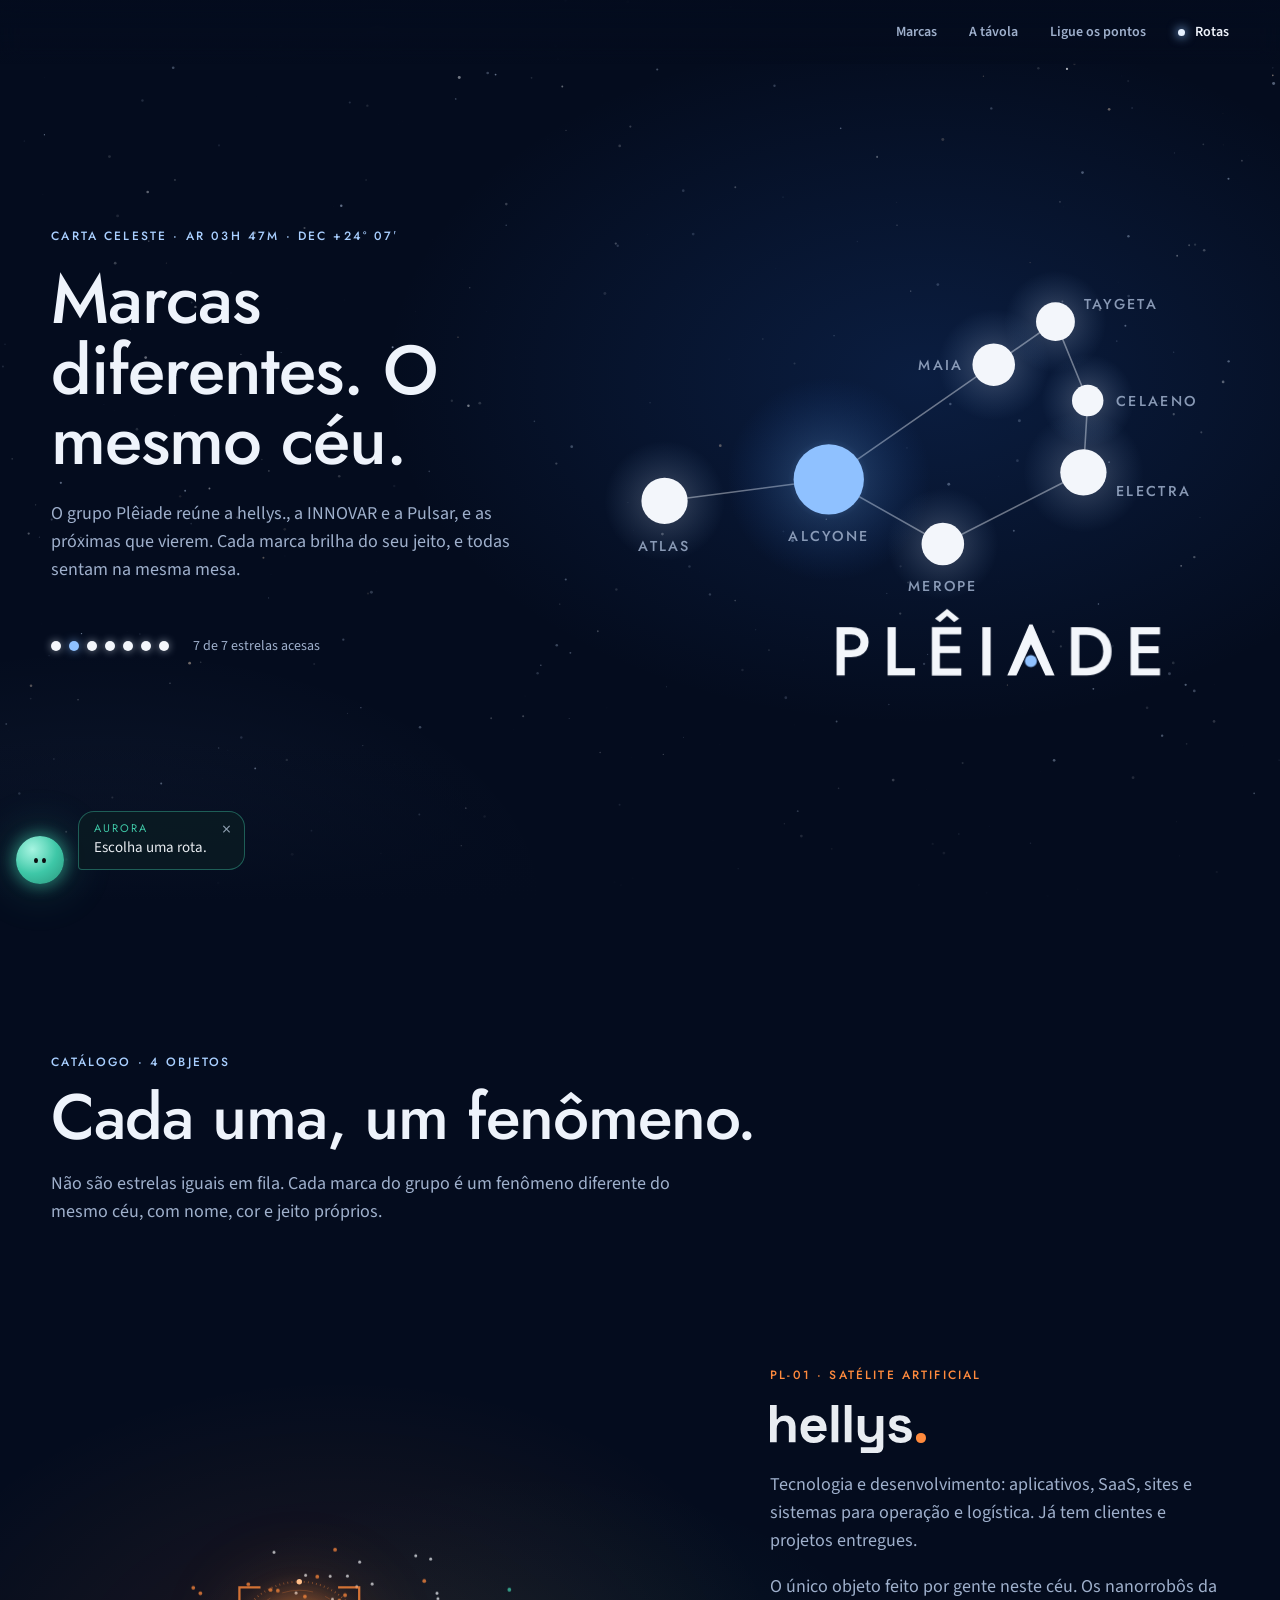
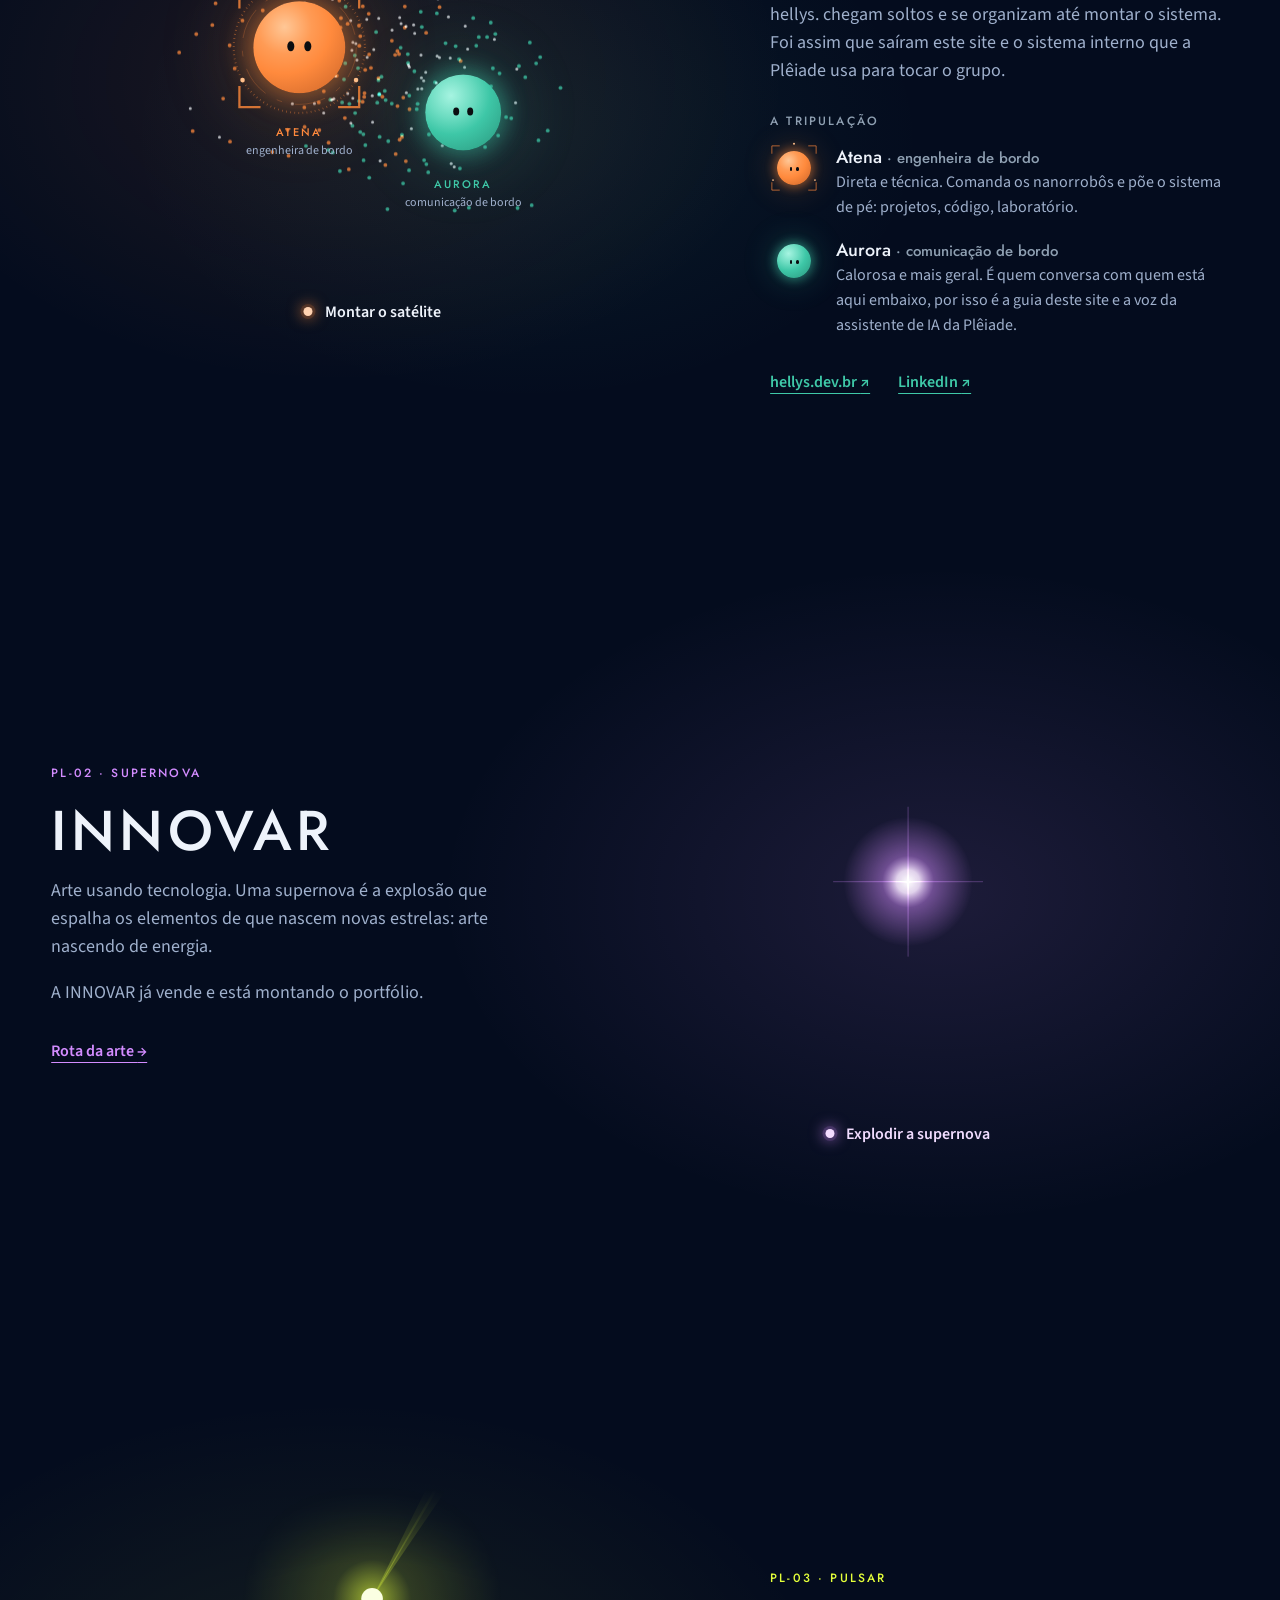
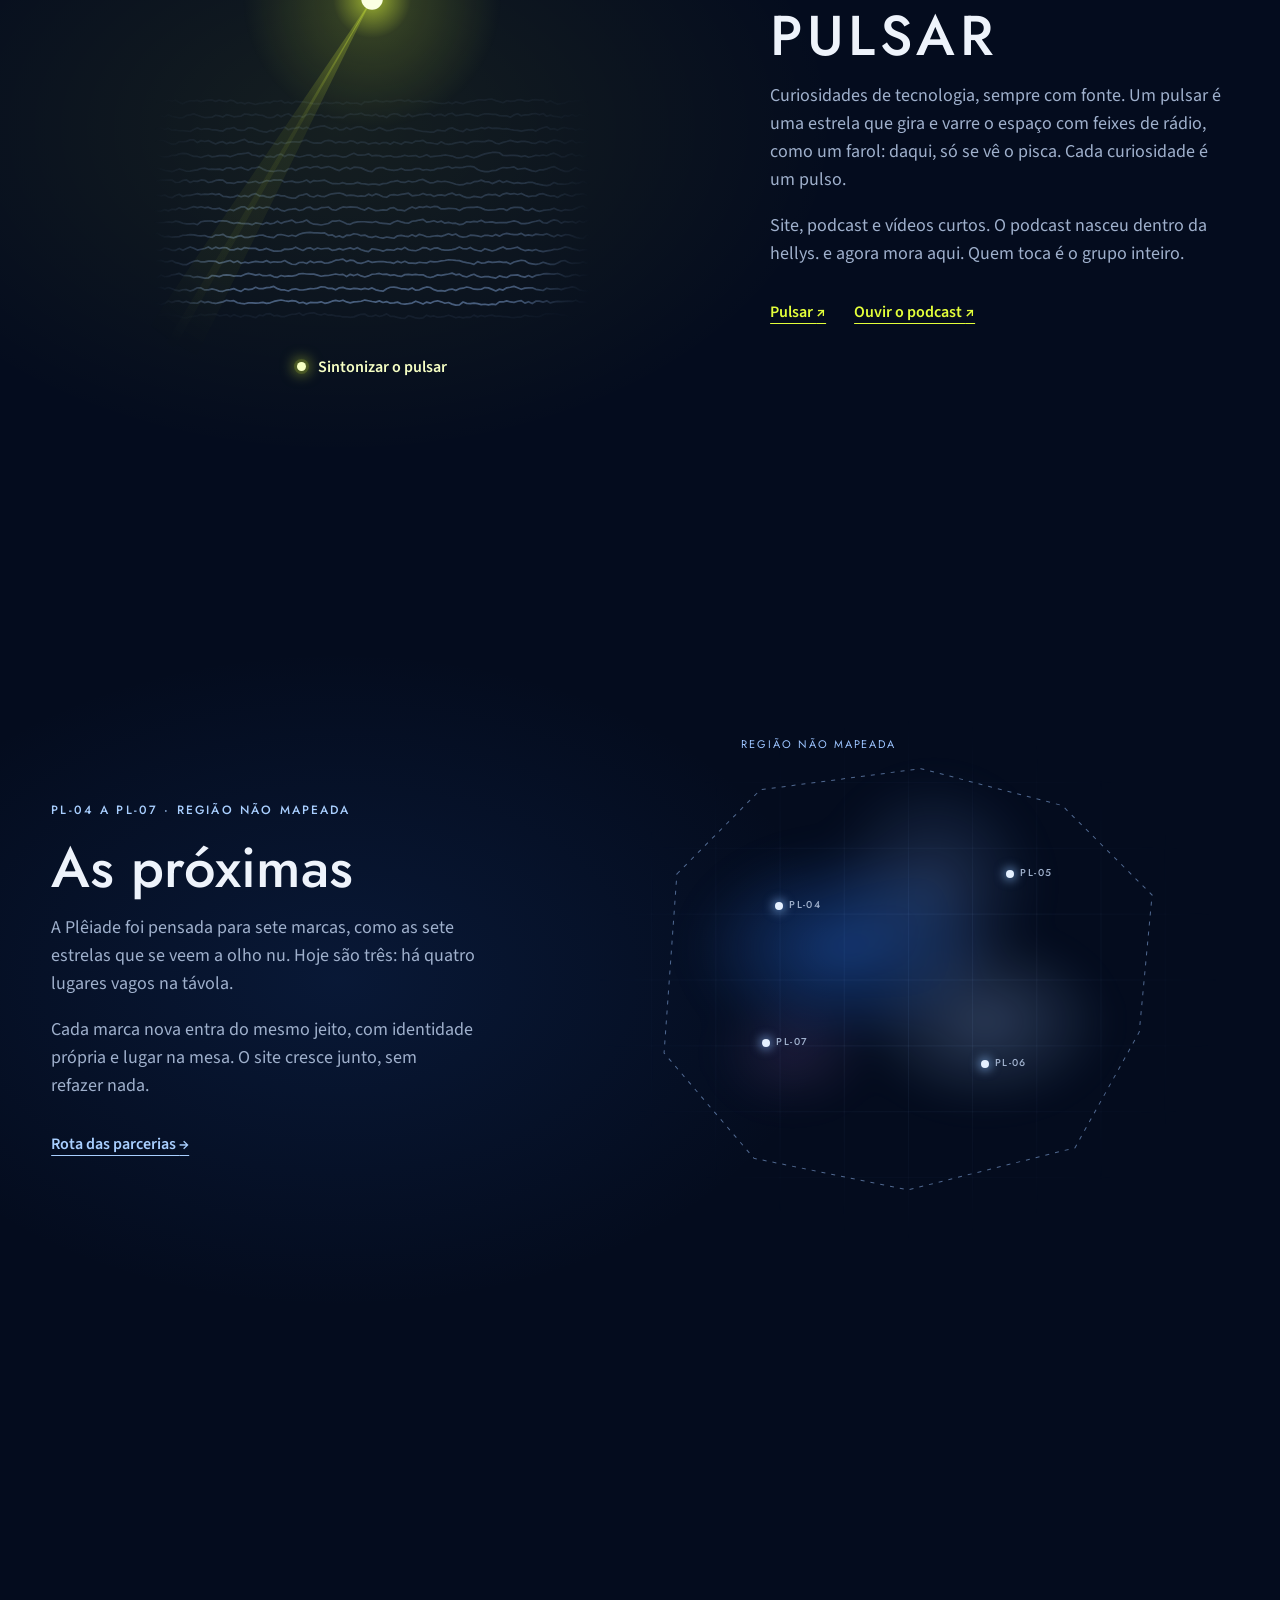
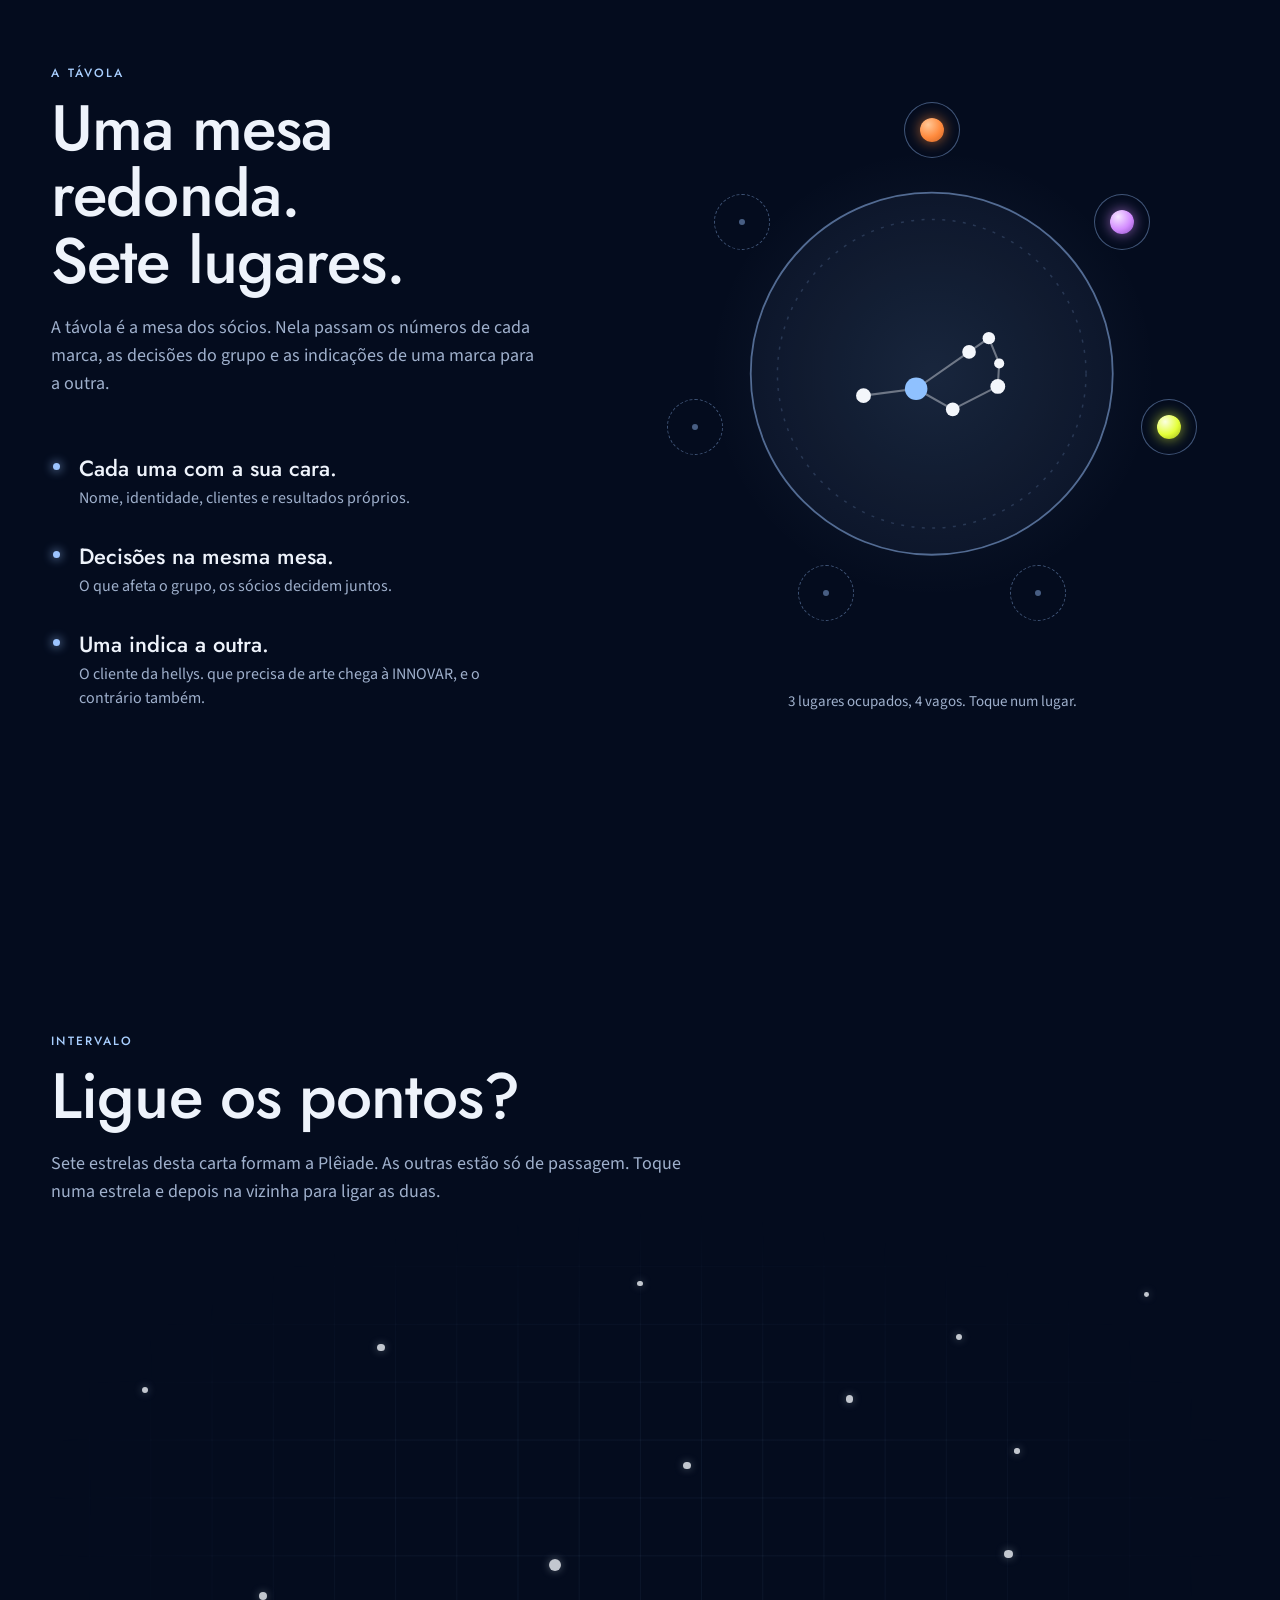
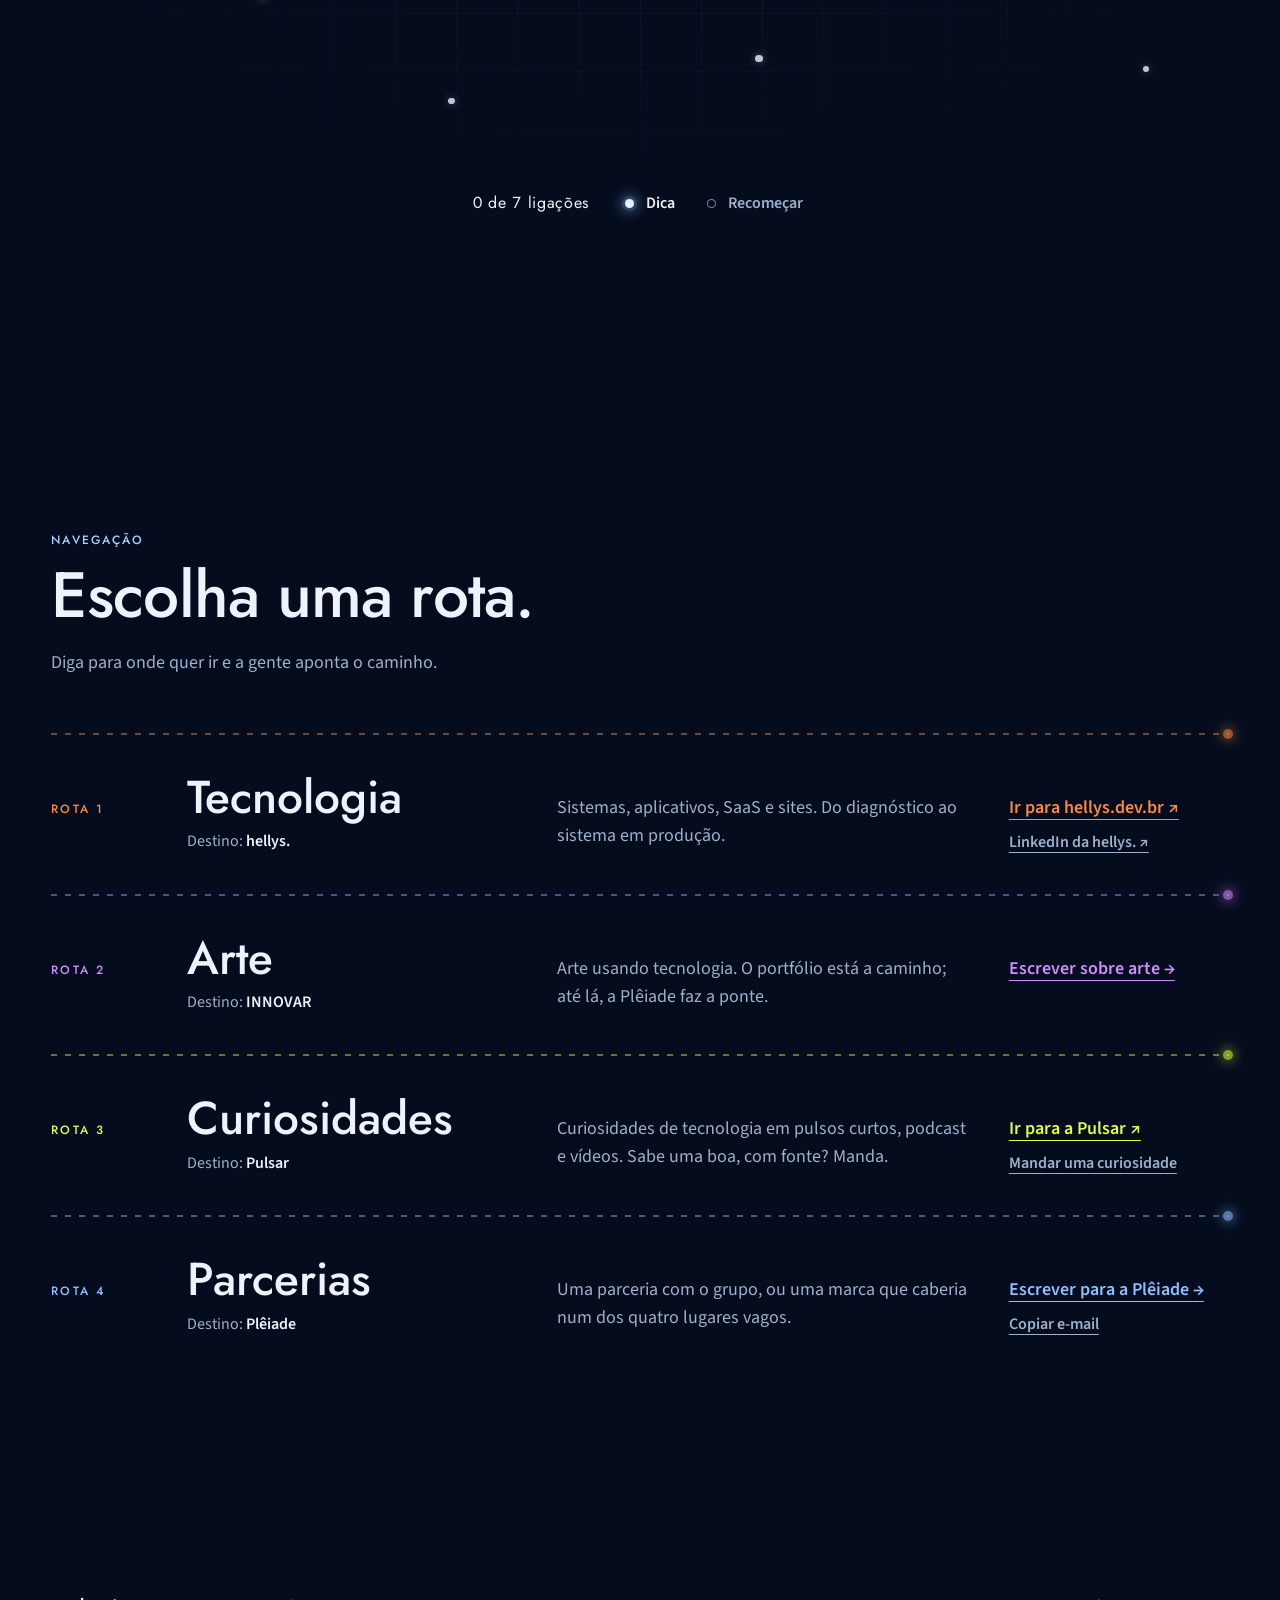
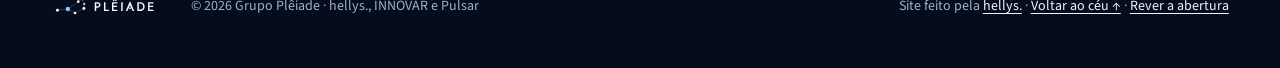
<file: public/index.html>
<!doctype html>
<html lang="pt-BR">
<head>
<meta charset="utf-8">
<meta name="viewport" content="width=device-width, initial-scale=1, viewport-fit=cover">
<title>Plêiade · marcas diferentes, o mesmo céu</title>
<meta name="description" content="O grupo Plêiade reúne a hellys., de tecnologia, a INNOVAR, de arte com tecnologia, e a Pulsar, de curiosidades de tecnologia. Marcas diferentes, o mesmo céu.">
<meta name="theme-color" content="#040c1e">
<meta name="color-scheme" content="dark">
<link rel="icon" href="marca/pleiade-favicon.svg" type="image/svg+xml">

<meta property="og:type" content="website">
<meta property="og:locale" content="pt_BR">
<meta property="og:site_name" content="Plêiade">
<meta property="og:url" content="https://hellys-cpu.github.io/pleiade/">
<meta property="og:title" content="Plêiade · marcas diferentes, o mesmo céu">
<meta property="og:description" content="O grupo da hellys., de tecnologia, da INNOVAR, de arte com tecnologia, e da Pulsar, de curiosidades. Acenda o céu e conheça as marcas.">
<meta property="og:image" content="https://hellys-cpu.github.io/pleiade/og.jpg?v=3">
<meta property="og:image:width" content="1200">
<meta property="og:image:height" content="630">
<meta property="og:image:alt" content="As sete estrelas da Plêiade ligadas por fios, sobre o céu noturno.">
<meta name="twitter:card" content="summary_large_image">

<link rel="preconnect" href="https://fonts.googleapis.com">
<link rel="preconnect" href="https://fonts.gstatic.com" crossorigin>
<link rel="stylesheet" href="https://fonts.googleapis.com/css2?family=Jost:wght@400;500&family=Source+Sans+3:wght@400;600&display=swap">
<link rel="stylesheet" href="estilo.css">
<script>
  document.documentElement.classList.add("js");
  // A abertura roda uma vez por visita, só no topo da página e para quem não pediu menos movimento
  try {
    if (!matchMedia("(prefers-reduced-motion: reduce)").matches && !sessionStorage.getItem("pleiade:intro") && !location.hash) {
      document.documentElement.classList.add("com-intro");
    }
  } catch (e) {}
</script>
<script src="site.js" defer></script>
</head>
<body>
<a class="pular" href="#conteudo">Pular para o conteúdo</a>

<!-- Abertura: o observatório abre a cúpula e aponta a luneta para M45, as Plêiades -->
<div class="intro" data-intro>
  <canvas class="intro-ceu" aria-hidden="true"></canvas>

  <div class="intro-mira" aria-hidden="true">
    <svg viewBox="0 0 100 100">
      <circle class="mira-aro" cx="50" cy="50" r="46"/>
      <circle class="mira-escala" cx="50" cy="50" r="39"/>
      <path class="mira-cruz" d="M50 0v15M50 85v15M0 50h15M85 50h15"/>
      <circle class="mira-centro" cx="50" cy="50" r="1.4"/>
    </svg>
  </div>

  <div class="intro-hud" aria-hidden="true">
    <p class="intro-hud-titulo">Observatório Plêiade</p>
    <dl>
      <div><dt>Alvo</dt><dd data-hud-alvo>—</dd></div>
      <div><dt>AR</dt><dd data-hud-ar>00h 00m 00s</dd></div>
      <div><dt>Dec</dt><dd data-hud-dec>+00° 00′ 00″</dd></div>
      <div><dt>Status</dt><dd class="intro-status" data-hud-status>Abrindo a cúpula</dd></div>
    </dl>
  </div>

  <div class="intro-cupula" aria-hidden="true">
    <div class="intro-porta intro-porta--esq"><img class="intro-marca" src="marca/pleiade-horizontal-negativo.svg" alt=""></div>
    <div class="intro-porta intro-porta--dir"><img class="intro-marca" src="marca/pleiade-horizontal-negativo.svg" alt=""></div>
    <p class="intro-legenda">Abrindo a cúpula</p>
  </div>

  <button class="btn-estrela intro-pular" type="button" data-pular-intro>Pular introdução</button>
</div>

<header class="topo" data-logo="oculto">
  <div class="topo-dentro">
    <a class="topo-marca" href="#inicio" aria-label="Plêiade, voltar ao céu">
      <img src="marca/pleiade-horizontal-negativo.svg" alt="" width="108" height="28">
    </a>
    <nav class="topo-nav" aria-label="Seções">
      <a href="#marcas">Marcas</a>
      <a href="#tavola">A távola</a>
      <a href="#jogo">Ligue os pontos</a>
      <a href="#rotas" class="topo-rotas">Rotas</a>
    </nav>
  </div>
</header>

<main id="conteudo">

  <!-- ============ O céu ============ -->
  <section class="ceu" id="inicio" aria-labelledby="ceu-titulo">
    <canvas class="ceu-canvas" aria-hidden="true"></canvas>

    <div class="dentro ceu-dentro">
      <div class="ceu-texto">
        <p class="coord">Carta celeste · AR 03h 47m · Dec +24° 07′</p>
        <h1 id="ceu-titulo">Marcas diferentes. O mesmo céu.</h1>
        <p class="ceu-lead">O grupo Plêiade reúne a hellys., a INNOVAR e a Pulsar, e as próximas que vierem. Cada marca brilha do seu jeito, e todas sentam na mesma mesa.</p>

        <div class="painel-ceu">
          <ol class="contagem" aria-hidden="true">
            <li></li><li></li><li></li><li></li><li></li><li></li><li></li>
          </ol>
          <p class="contagem-texto"><span data-acesas>0</span> de 7 estrelas acesas</p>
          <button class="btn-estrela" type="button" data-acender>Acender o céu</button>
        </div>
        <p class="ceu-dica" data-dica>Passe o cursor pelo céu, ou role a página.</p>
      </div>

      <figure class="aglomerado">
        <svg class="aglomerado-svg" viewBox="-14 -9 142 76" role="img" aria-labelledby="aglomerado-desc">
          <desc id="aglomerado-desc">O símbolo da Plêiade: as sete estrelas do aglomerado nas posições reais do céu, ligadas por fios. A maior, em azul, é Alcyone.</desc>
          <defs>
            <radialGradient id="luz-gelo">
              <stop offset="0" stop-color="#f3f6fb" stop-opacity=".55"/>
              <stop offset=".35" stop-color="#cfe2ff" stop-opacity=".16"/>
              <stop offset="1" stop-color="#8fc1ff" stop-opacity="0"/>
            </radialGradient>
            <radialGradient id="luz-estelar">
              <stop offset="0" stop-color="#8fc1ff" stop-opacity=".7"/>
              <stop offset=".4" stop-color="#5a95e0" stop-opacity=".2"/>
              <stop offset="1" stop-color="#2563c9" stop-opacity="0"/>
            </radialGradient>
          </defs>

          <g class="fios">
            <line class="fio" data-de="0" data-para="1" pathLength="1" x1="6" y1="46.75" x2="41.49" y2="42.1"/>
            <line class="fio" data-de="1" data-para="2" pathLength="1" x1="41.49" y1="42.1" x2="66.14" y2="56.05"/>
            <line class="fio" data-de="2" data-para="5" pathLength="1" x1="66.14" y1="56.05" x2="96.52" y2="40.55"/>
            <line class="fio" data-de="5" data-para="6" pathLength="1" x1="96.52" y1="40.55" x2="97.45" y2="25.05"/>
            <line class="fio" data-de="6" data-para="4" pathLength="1" x1="97.45" y1="25.05" x2="90.48" y2="8"/>
            <line class="fio" data-de="4" data-para="3" pathLength="1" x1="90.48" y1="8" x2="77.14" y2="17.3"/>
            <line class="fio" data-de="3" data-para="1" pathLength="1" x1="77.14" y1="17.3" x2="41.49" y2="42.1"/>
          </g>

          <g class="estrelas">
            <g class="estrela" data-i="0">
              <circle class="luz" cx="6" cy="46.75" r="13" fill="url(#luz-gelo)"/>
              <circle class="corpo" cx="6" cy="46.75" r="5"/>
              <text class="nome" x="6" y="57.6" text-anchor="middle">Atlas</text>
            </g>
            <g class="estrela estrela--alcyone" data-i="1">
              <circle class="luz" cx="41.49" cy="42.1" r="22" fill="url(#luz-estelar)"/>
              <circle class="halo" cx="41.49" cy="42.1" r="7.6"/>
              <circle class="corpo" cx="41.49" cy="42.1" r="7.6"/>
              <text class="nome" x="41.49" y="55.4" text-anchor="middle">Alcyone</text>
            </g>
            <g class="estrela" data-i="2">
              <circle class="luz" cx="66.14" cy="56.05" r="12" fill="url(#luz-gelo)"/>
              <circle class="corpo" cx="66.14" cy="56.05" r="4.6"/>
              <text class="nome" x="66.14" y="66.2" text-anchor="middle">Merope</text>
            </g>
            <g class="estrela" data-i="3">
              <circle class="luz" cx="77.14" cy="17.3" r="12" fill="url(#luz-gelo)"/>
              <circle class="corpo" cx="77.14" cy="17.3" r="4.6"/>
              <text class="nome" x="70.6" y="18.4" text-anchor="end">Maia</text>
            </g>
            <g class="estrela" data-i="4">
              <circle class="luz" cx="90.48" cy="8" r="11" fill="url(#luz-gelo)"/>
              <circle class="corpo" cx="90.48" cy="8" r="4.2"/>
              <text class="nome" x="96.6" y="5.2" text-anchor="start">Taygeta</text>
            </g>
            <g class="estrela" data-i="5">
              <circle class="luz" cx="96.52" cy="40.55" r="13" fill="url(#luz-gelo)"/>
              <circle class="corpo" cx="96.52" cy="40.55" r="5"/>
              <text class="nome" x="103.6" y="45.6" text-anchor="start">Electra</text>
            </g>
            <g class="estrela" data-i="6">
              <circle class="luz" cx="97.45" cy="25.05" r="10" fill="url(#luz-gelo)"/>
              <circle class="corpo" cx="97.45" cy="25.05" r="3.4"/>
              <text class="nome" x="103.6" y="26.2" text-anchor="start">Celaeno</text>
            </g>
          </g>
        </svg>

        <svg class="nome-marca" viewBox="128 4 212 48" role="img" aria-label="Plêiade">
          <path class="letra" d="M133.34285714285716 19.0V49.0H138.4V37.64285714285714H142.3857142857143Q145.68571428571428 37.64285714285714 148.0857142857143 36.50714285714285Q150.4857142857143 35.371428571428574 151.8357142857143 33.27142857142857Q153.18571428571428 31.17142857142857 153.18571428571428 28.299999999999997Q153.18571428571428 25.428571428571427 151.8357142857143 23.35Q150.4857142857143 21.271428571428572 148.0857142857143 20.135714285714286Q145.68571428571428 19.0 142.3857142857143 19.0ZM138.4 33.18571428571428V23.457142857142856H142.3857142857143Q145.0 23.457142857142856 146.5857142857143 24.678571428571427Q148.17142857142858 25.9 148.17142857142858 28.299999999999997Q148.17142857142858 30.7 146.5857142857143 31.942857142857143Q145.0 33.18571428571428 142.3857142857143 33.18571428571428Z"/>
          <path class="letra" d="M164.9714285714286 19.0V49.0H181.94285714285715V44.457142857142856H170.02857142857144V19.0Z"/>
          <path class="letra" d="M192.44285714285715 19.0V49.0H210.7V44.542857142857144H197.4142857142857V35.114285714285714H209.84285714285713V30.742857142857144H197.4142857142857V23.457142857142856H210.7V19.0ZM201.87142857142857 11.971428571428568 206.28571428571428 15.871428571428574 209.37142857142857 13.642857142857146 201.87142857142857 7.642857142857146 194.37142857142857 13.642857142857146 197.5 15.871428571428574Z"/>
          <path class="letra" d="M223.7714285714286 19.0V49.0H228.91428571428574V19.0Z"/>
          <path class="letra" d="M239.20 49.00 L252.86 17.33 L254.90 17.33 L268.56 49.00 L262.89 49.00 L253.88 29.56 L244.87 49.00 Z"/>
          <path class="letra" d="M278.84285714285716 19.0V49.0H288.5285714285714Q293.1142857142857 49.0 296.5857142857143 47.135714285714286Q300.0571428571429 45.27142857142857 302.00714285714287 41.90714285714286Q303.95714285714286 38.542857142857144 303.95714285714286 34.0Q303.95714285714286 29.457142857142856 302.00714285714287 26.09285714285714Q300.0571428571429 22.728571428571428 296.5857142857143 20.864285714285714Q293.1142857142857 19.0 288.5285714285714 19.0ZM284.0285714285714 44.24285714285714V23.757142857142856H288.4Q290.62857142857143 23.757142857142856 292.51428571428573 24.4Q294.4 25.04285714285714 295.79285714285714 26.32857142857143Q297.1857142857143 27.614285714285714 297.97857142857146 29.542857142857144Q298.7714285714286 31.47142857142857 298.7714285714286 34.0Q298.7714285714286 36.528571428571425 297.97857142857146 38.457142857142856Q297.1857142857143 40.385714285714286 295.79285714285714 41.65Q294.4 42.91428571428571 292.51428571428573 43.57857142857142Q290.62857142857143 44.24285714285714 288.4 44.24285714285714Z"/>
          <path class="letra" d="M315.74285714285713 19.0V49.0H334.0V44.542857142857144H320.71428571428567V35.114285714285714H333.1428571428571V30.742857142857144H320.71428571428567V23.457142857142856H334.0V19.0Z"/>
          <circle class="estrela-lambda" cx="253.88" cy="40" r="3.7"/>
        </svg>
      </figure>
    </div>
  </section>

  <!-- ============ Marcas ============ -->
  <section class="secao" id="marcas" aria-labelledby="marcas-titulo">
    <div class="dentro">
      <header class="cabeca revelar">
        <p class="coord">Catálogo · 4 objetos</p>
        <h2 id="marcas-titulo">Cada uma, um fenômeno.</h2>
        <p class="cabeca-texto">Não são estrelas iguais em fila. Cada marca do grupo é um fenômeno diferente do mesmo céu, com nome, cor e jeito próprios.</p>
      </header>

      <!-- hellys. -->
      <article class="fenomeno fenomeno--hellys revelar" aria-labelledby="hellys-titulo">
        <div class="fenomeno-visual">
          <div class="satelite" data-satelite>
            <p class="vh">Um enxame de pontinhos, os nanorrobôs da hellys., zumbe em volta da tripulação: a Atena, engenheira de bordo, esfera laranja, e a Aurora, comunicação de bordo, esfera verde. Ao montar, eles se organizam e formam um satélite: a Atena constrói o painel laranja, a Aurora o verde.</p>
            <canvas class="satelite-canvas" aria-hidden="true"></canvas>
            <button class="tripulante sat-atena" type="button" aria-label="Atena, engenheira de bordo">
              <span class="aro-atena" aria-hidden="true"><svg viewBox="0 0 100 100"><circle class="aro-escala" cx="50" cy="50" r="46"/><circle class="aro-arcos" cx="50" cy="50" r="40"/><path class="aro-mira" d="M8 22V8h14M78 8h14v14M92 78v14H78M22 92H8V78"/><g class="aro-robos"><circle cx="50" cy="4" r="1.9"/><circle cx="89.8" cy="73" r="1.6"/><circle cx="10.2" cy="73" r="1.6"/></g></svg></span>
              <span class="personagem personagem--atena"></span>
              <span class="tripulante-nome" aria-hidden="true">Atena<small>engenheira de bordo</small></span>
            </button>
            <button class="tripulante sat-aurora" type="button" aria-label="Aurora, comunicação de bordo">
              <span class="ondas" aria-hidden="true"><i></i><i></i><i></i></span>
              <span class="personagem personagem--aurora"></span>
              <span class="tripulante-nome" aria-hidden="true">Aurora<small>comunicação de bordo</small></span>
            </button>
            <button class="btn-estrela btn-estrela--hellys satelite-botao" type="button" data-montar>Montar o satélite</button>
          </div>
        </div>
        <div class="fenomeno-texto">
          <p class="catalogo">PL-01 · Satélite artificial</p>
          <h3 id="hellys-titulo" class="fenomeno-marca">
            <img src="marca/hellys-logotipo-cor-fundo-escuro.svg" alt="hellys." width="117" height="36">
          </h3>
          <p class="fenomeno-lead">Tecnologia e desenvolvimento: aplicativos, SaaS, sites e sistemas para operação e logística. Já tem clientes e projetos entregues.</p>
          <p>O único objeto feito por gente neste céu. Os nanorrobôs da hellys. chegam soltos e se organizam até montar o sistema. Foi assim que saíram este site e o sistema interno que a Plêiade usa para tocar o grupo.</p>

          <p class="tripulacao-titulo">A tripulação</p>
          <ul class="tripulacao">
            <li class="tripulacao-item">
              <span class="mini" aria-hidden="true"><span class="aro-atena" aria-hidden="true"><svg viewBox="0 0 100 100"><circle class="aro-escala" cx="50" cy="50" r="46"/><circle class="aro-arcos" cx="50" cy="50" r="40"/><path class="aro-mira" d="M8 22V8h14M78 8h14v14M92 78v14H78M22 92H8V78"/><g class="aro-robos"><circle cx="50" cy="4" r="1.9"/><circle cx="89.8" cy="73" r="1.6"/><circle cx="10.2" cy="73" r="1.6"/></g></svg></span><span class="personagem personagem--atena"></span></span>
              <p><strong>Atena <span>· engenheira de bordo</span></strong> Direta e técnica. Comanda os nanorrobôs e põe o sistema de pé: projetos, código, laboratório.</p>
            </li>
            <li class="tripulacao-item">
              <span class="mini" aria-hidden="true"><span class="ondas" aria-hidden="true"><i></i><i></i><i></i></span><span class="personagem personagem--aurora"></span></span>
              <p><strong>Aurora <span>· comunicação de bordo</span></strong> Calorosa e mais geral. É quem conversa com quem está aqui embaixo, por isso é a guia deste site e a voz da assistente de IA da Plêiade.</p>
            </li>
          </ul>
          <ul class="fenomeno-links">
            <li><a href="https://hellys.dev.br" target="_blank" rel="noopener">hellys.dev.br <span aria-hidden="true">↗</span><span class="vh"> (abre em nova aba)</span></a></li>
            <li><a href="https://www.linkedin.com/company/hellysdev" target="_blank" rel="noopener">LinkedIn <span aria-hidden="true">↗</span><span class="vh"> (abre em nova aba)</span></a></li>
          </ul>
        </div>
      </article>

      <!-- INNOVAR -->
      <article class="fenomeno fenomeno--innovar revelar" aria-labelledby="innovar-titulo">
        <div class="fenomeno-visual">
          <div class="supernova" data-supernova>
            <canvas class="supernova-canvas" aria-hidden="true"></canvas>
            <button class="btn-estrela btn-estrela--innovar supernova-botao" type="button" data-explodir>Explodir a supernova</button>
          </div>
        </div>
        <div class="fenomeno-texto">
          <p class="catalogo">PL-02 · Supernova</p>
          <h3 id="innovar-titulo" class="fenomeno-marca fenomeno-marca--texto">INNOVAR</h3>
          <p class="fenomeno-lead">Arte usando tecnologia. Uma supernova é a explosão que espalha os elementos de que nascem novas estrelas: arte nascendo de energia.</p>
          <p>A INNOVAR já vende e está montando o portfólio.</p>
          <ul class="fenomeno-links">
            <li><a href="#rotas">Rota da arte <span aria-hidden="true">→</span></a></li>
          </ul>
        </div>
      </article>

      <!-- Pulsar -->
      <article class="fenomeno fenomeno--pulsar revelar" aria-labelledby="pulsar-titulo">
        <div class="fenomeno-visual">
          <div class="pulsar" data-pulsar>
            <p class="vh">Um pulsar gira e varre o céu com dois feixes de luz, como um farol. Embaixo, um registro de rádio: ao sintonizar, cada passagem do feixe vira uma linha nova com um pico no meio, e as linhas se empilham.</p>
            <canvas class="pulsar-canvas" aria-hidden="true"></canvas>
            <button class="btn-estrela btn-estrela--pulsar pulsar-botao" type="button" data-sintonizar>Sintonizar o pulsar</button>
          </div>
        </div>
        <div class="fenomeno-texto">
          <p class="catalogo">PL-03 · Pulsar</p>
          <h3 id="pulsar-titulo" class="fenomeno-marca fenomeno-marca--texto">PULSAR</h3>
          <p class="fenomeno-lead">Curiosidades de tecnologia, sempre com fonte. Um pulsar é uma estrela que gira e varre o espaço com feixes de rádio, como um farol: daqui, só se vê o pisca. Cada curiosidade é um pulso.</p>
          <p>Site, podcast e vídeos curtos. O podcast nasceu dentro da hellys. e agora mora aqui. Quem toca é o grupo inteiro.</p>
          <ul class="fenomeno-links">
            <li><a href="https://hellys-cpu.github.io/pulsar/" target="_blank" rel="noopener">Pulsar <span aria-hidden="true">↗</span><span class="vh"> (abre em nova aba)</span></a></li>
            <li><a href="https://hellys-cpu.github.io/pulsar/#podcast" target="_blank" rel="noopener">Ouvir o podcast <span aria-hidden="true">↗</span><span class="vh"> (abre em nova aba)</span></a></li>
          </ul>
        </div>
      </article>

      <!-- As próximas -->
      <article class="fenomeno fenomeno--nebulosa revelar" aria-labelledby="proximas-titulo">
        <div class="fenomeno-visual">
          <div class="nebulosa" aria-hidden="true">
            <div class="nebulosa-nuvem"></div>
            <svg class="nebulosa-limite" viewBox="0 0 100 100" preserveAspectRatio="none">
              <path d="M14 30 L27 14 L52 10 L74 17 L88 34 L86 60 L76 82 L50 90 L26 84 L12 64 Z"/>
            </svg>
            <span class="nebulosa-aviso">Região não mapeada</span>
            <span class="protoestrela" style="--x:30%;--y:36%;--d:0s"><b>PL-04</b></span>
            <span class="protoestrela" style="--x:66%;--y:30%;--d:1s"><b>PL-05</b></span>
            <span class="protoestrela" style="--x:62%;--y:66%;--d:2s"><b>PL-06</b></span>
            <span class="protoestrela" style="--x:28%;--y:62%;--d:3s"><b>PL-07</b></span>
          </div>
        </div>
        <div class="fenomeno-texto">
          <p class="catalogo">PL-04 a PL-07 · Região não mapeada</p>
          <h3 id="proximas-titulo" class="fenomeno-titulo">As próximas</h3>
          <p class="fenomeno-lead">A Plêiade foi pensada para sete marcas, como as sete estrelas que se veem a olho nu. Hoje são três: há quatro lugares vagos na távola.</p>
          <p>Cada marca nova entra do mesmo jeito, com identidade própria e lugar na mesa. O site cresce junto, sem refazer nada.</p>
          <ul class="fenomeno-links">
            <li><a href="#rotas">Rota das parcerias <span aria-hidden="true">→</span></a></li>
          </ul>
        </div>
      </article>
    </div>
  </section>

  <!-- ============ A távola ============ -->
  <section class="secao secao--tavola" id="tavola" aria-labelledby="tavola-titulo">
    <div class="dentro tavola-grade">
      <div class="tavola-texto revelar">
        <p class="coord">A távola</p>
        <h2 id="tavola-titulo">Uma mesa redonda. Sete lugares.</h2>
        <p class="cabeca-texto">A távola é a mesa dos sócios. Nela passam os números de cada marca, as decisões do grupo e as indicações de uma marca para a outra.</p>

        <ol class="principios">
          <li><h3>Cada uma com a sua cara.</h3><p>Nome, identidade, clientes e resultados próprios.</p></li>
          <li><h3>Decisões na mesma mesa.</h3><p>O que afeta o grupo, os sócios decidem juntos.</p></li>
          <li><h3>Uma indica a outra.</h3><p>O cliente da hellys. que precisa de arte chega à INNOVAR, e o contrário também.</p></li>
        </ol>
      </div>

      <div class="tavola revelar">
        <div class="mesa">
          <svg class="mesa-desenho" viewBox="0 0 400 400" aria-hidden="true">
            <circle class="mesa-borda" cx="200" cy="200" r="122"/>
            <circle class="mesa-anel" cx="200" cy="200" r="104"/>
            <g class="mesa-simbolo" transform="translate(142 142)">
              <path class="mesa-fios" d="M12.00 72.75 L47.49 68.10 L72.14 82.05 L102.52 66.55 L103.45 51.05 L96.48 34.00 L83.14 43.30 L47.49 68.10"/>
              <circle cx="12" cy="72.75" r="5"/>
              <circle class="mesa-alcyone" cx="47.49" cy="68.1" r="7.6"/>
              <circle cx="72.14" cy="82.05" r="4.6"/>
              <circle cx="83.14" cy="43.3" r="4.6"/>
              <circle cx="96.48" cy="34" r="4.2"/>
              <circle cx="102.52" cy="66.55" r="5"/>
              <circle cx="103.45" cy="51.05" r="3.4"/>
            </g>
          </svg>
          <button class="lugar lugar--hellys" type="button" style="--x:50%;--y:9%" data-lugar="Lugar 1 · hellys. · tecnologia e desenvolvimento" aria-label="Lugar 1: hellys."><span></span></button>
          <button class="lugar lugar--innovar" type="button" style="--x:82.05%;--y:24.44%" data-lugar="Lugar 2 · INNOVAR · arte usando tecnologia" aria-label="Lugar 2: INNOVAR"><span></span></button>
          <button class="lugar lugar--pulsar" type="button" style="--x:89.97%;--y:59.12%" data-lugar="Lugar 3 · Pulsar · curiosidades de tecnologia" aria-label="Lugar 3: Pulsar"><span></span></button>
          <button class="lugar lugar--vago" type="button" style="--x:67.79%;--y:86.94%" data-lugar="Lugar 4 · vago · a cadeira está guardada" aria-label="Lugar 4: vago"><span></span></button>
          <button class="lugar lugar--vago" type="button" style="--x:32.21%;--y:86.94%" data-lugar="Lugar 5 · vago · região não mapeada" aria-label="Lugar 5: vago"><span></span></button>
          <button class="lugar lugar--vago" type="button" style="--x:10.03%;--y:59.12%" data-lugar="Lugar 6 · vago · pode ser uma parceria" aria-label="Lugar 6: vago"><span></span></button>
          <button class="lugar lugar--vago" type="button" style="--x:17.95%;--y:24.44%" data-lugar="Lugar 7 · vago · o último a olho nu" aria-label="Lugar 7: vago"><span></span></button>
        </div>
        <p class="mesa-legenda" aria-live="polite" data-legenda>3 lugares ocupados, 4 vagos. Toque num lugar.</p>
      </div>
    </div>
  </section>

  <!-- ============ Ligue os pontos ============ -->
  <section class="secao" id="jogo" aria-labelledby="jogo-titulo">
    <div class="dentro">
      <header class="cabeca revelar">
        <p class="coord">Intervalo</p>
        <h2 id="jogo-titulo">Ligue os pontos?</h2>
        <p class="cabeca-texto">Sete estrelas desta carta formam a Plêiade. As outras estão só de passagem. Toque numa estrela e depois na vizinha para ligar as duas.</p>
      </header>

      <div class="jogo revelar" data-jogo>
        <div class="tabuleiro">
          <svg class="tabuleiro-fios" viewBox="0 0 100 100" preserveAspectRatio="none" aria-hidden="true">
            <g class="tabuleiro-dica"></g>
            <g class="tabuleiro-ligados"></g>
          </svg>
          <div class="tabuleiro-estrelas"></div>
        </div>
        <div class="jogo-barra">
          <p class="jogo-placar"><span data-ligacoes>0</span> de 7 ligações</p>
          <p class="jogo-msg" aria-live="polite" data-jogo-msg></p>
          <div class="jogo-botoes">
            <button class="btn-estrela" type="button" data-dica-jogo>Dica</button>
            <button class="btn-estrela btn-estrela--apagada" type="button" data-recomecar>Recomeçar</button>
          </div>
        </div>
      </div>
    </div>
  </section>

  <!-- ============ Rotas ============ -->
  <section class="secao secao--rotas" id="rotas" aria-labelledby="rotas-titulo">
    <div class="dentro">
      <header class="cabeca revelar">
        <p class="coord">Navegação</p>
        <h2 id="rotas-titulo">Escolha uma rota.</h2>
        <p class="cabeca-texto">Diga para onde quer ir e a gente aponta o caminho.</p>
      </header>

      <ol class="rotas">
        <li class="rota rota--hellys revelar">
          <p class="rota-num">Rota 1</p>
          <div class="rota-nome">
            <h3>Tecnologia</h3>
            <p class="rota-destino">Destino: <strong>hellys.</strong></p>
          </div>
          <p class="rota-desc">Sistemas, aplicativos, SaaS e sites. Do diagnóstico ao sistema em produção.</p>
          <div class="rota-acoes">
            <a class="rota-ir" href="https://hellys.dev.br" target="_blank" rel="noopener">Ir para hellys.dev.br <span aria-hidden="true">↗</span><span class="vh"> (abre em nova aba)</span></a>
            <a class="rota-link" href="https://www.linkedin.com/company/hellysdev" target="_blank" rel="noopener">LinkedIn da hellys. <span aria-hidden="true">↗</span><span class="vh"> (abre em nova aba)</span></a>
          </div>
        </li>

        <li class="rota rota--innovar revelar">
          <p class="rota-num">Rota 2</p>
          <div class="rota-nome">
            <h3>Arte</h3>
            <p class="rota-destino">Destino: <strong>INNOVAR</strong></p>
          </div>
          <p class="rota-desc">Arte usando tecnologia. O portfólio está a caminho; até lá, a Plêiade faz a ponte.</p>
          <div class="rota-acoes">
            <a class="rota-ir" href="mailto:guilherme.hellys1@gmail.com?subject=Arte%20com%20a%20INNOVAR">Escrever sobre arte <span aria-hidden="true">→</span></a>
          </div>
        </li>

        <li class="rota rota--pulsar revelar">
          <p class="rota-num">Rota 3</p>
          <div class="rota-nome">
            <h3>Curiosidades</h3>
            <p class="rota-destino">Destino: <strong>Pulsar</strong></p>
          </div>
          <p class="rota-desc">Curiosidades de tecnologia em pulsos curtos, podcast e vídeos. Sabe uma boa, com fonte? Manda.</p>
          <div class="rota-acoes">
            <a class="rota-ir" href="https://hellys-cpu.github.io/pulsar/" target="_blank" rel="noopener">Ir para a Pulsar <span aria-hidden="true">↗</span><span class="vh"> (abre em nova aba)</span></a>
            <a class="rota-link" href="mailto:guilherme.hellys1@gmail.com?subject=Curiosidade%20para%20a%20Pulsar">Mandar uma curiosidade</a>
          </div>
        </li>

        <li class="rota rota--pleiade revelar">
          <p class="rota-num">Rota 4</p>
          <div class="rota-nome">
            <h3>Parcerias</h3>
            <p class="rota-destino">Destino: <strong>Plêiade</strong></p>
          </div>
          <p class="rota-desc">Uma parceria com o grupo, ou uma marca que caberia num dos quatro lugares vagos.</p>
          <div class="rota-acoes">
            <a class="rota-ir" href="mailto:guilherme.hellys1@gmail.com?subject=Parceria%20com%20a%20Pl%C3%AAiade">Escrever para a Plêiade <span aria-hidden="true">→</span></a>
            <button class="rota-link rota-copiar" type="button" data-copiar="guilherme.hellys1@gmail.com">Copiar e-mail</button>
            <p class="rota-copiado" aria-live="polite" data-copiado></p>
          </div>
        </li>
      </ol>
    </div>
  </section>
</main>

<footer class="rodape">
  <div class="dentro rodape-dentro">
    <img src="marca/pleiade-horizontal-negativo.svg" alt="Plêiade" width="108" height="28">
    <p>© 2026 Grupo Plêiade · hellys., INNOVAR e Pulsar</p>
    <p>Site feito pela <a href="https://hellys.dev.br" target="_blank" rel="noopener">hellys.<span class="vh"> (abre em nova aba)</span></a> · <a href="#inicio">Voltar ao céu ↑</a> · <button class="rodape-botao" type="button" data-rever-intro>Rever a abertura</button></p>
  </div>
</footer>

<!-- Aurora, a guia -->
<aside class="guia" aria-label="Aurora, a guia do site" data-guia hidden>
  <button class="guia-avatar" type="button" aria-label="Ouvir a Aurora">
    <span class="ondas" aria-hidden="true"><i></i><i></i><i></i></span>
    <span class="personagem personagem--aurora"></span>
  </button>
  <div class="guia-balao" data-balao>
    <p class="guia-nome">Aurora</p>
    <p class="guia-fala" aria-hidden="true" data-fala></p>
    <button class="guia-fechar" type="button" aria-label="Dispensar a Aurora" data-fechar-guia>×</button>
  </div>
  <p class="vh" role="status" data-fala-leitor></p>
</aside>
</body>
</html>
</file>
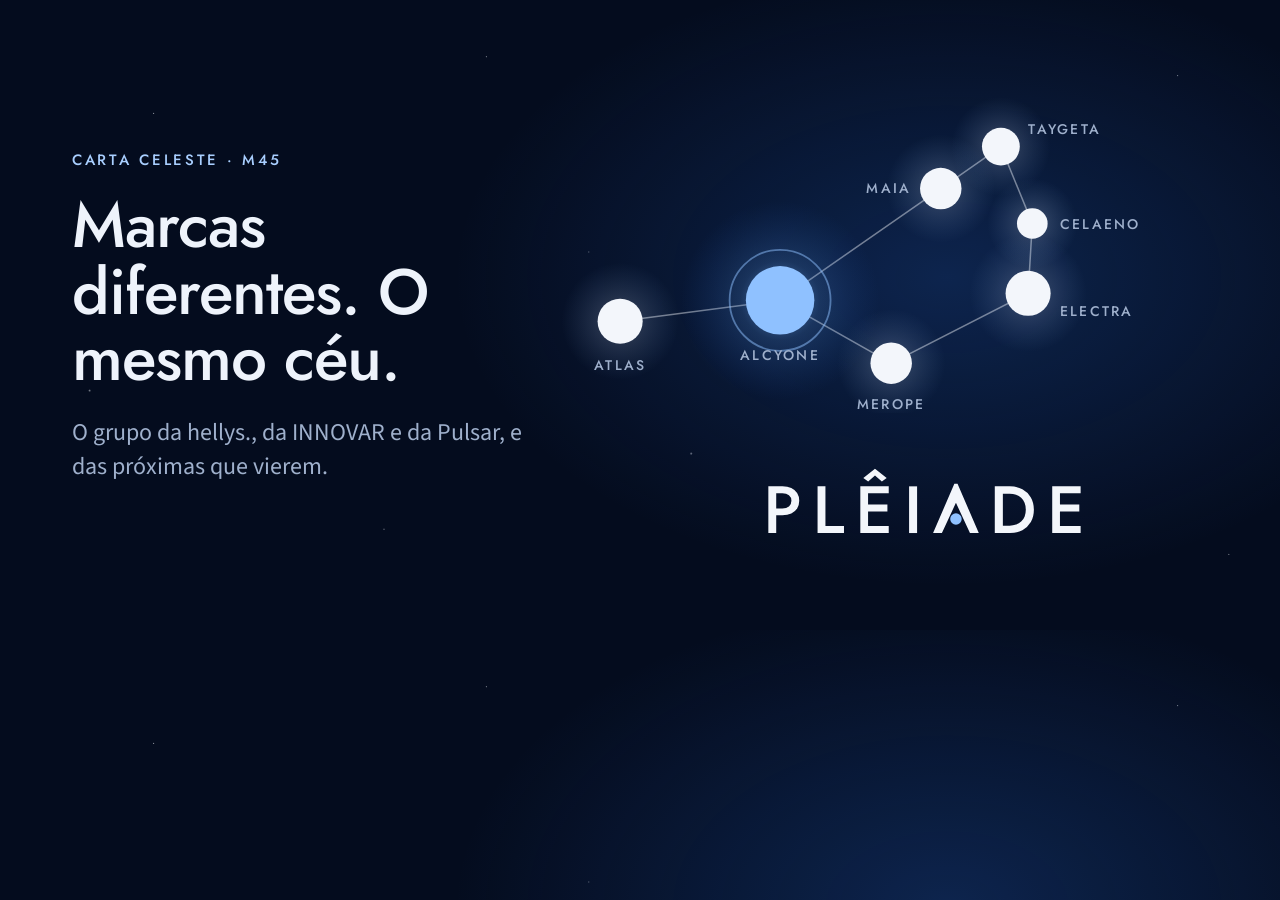
<file: og/og.html>
<!doctype html>
<html lang="pt-BR">
<head>
<meta charset="utf-8">
<!-- Fonte da imagem de prévia (og.png, 1200×630). Gerada com o Edge em modo headless. -->
<link rel="stylesheet" href="https://fonts.googleapis.com/css2?family=Jost:wght@500&family=Source+Sans+3:wght@400&display=block">
<style>
  html, body { margin: 0; }
  body {
    width: 1200px; height: 630px; overflow: hidden; position: relative;
    color: #eef3fb; font-family: "Source Sans 3", sans-serif;
    background:
      radial-gradient(ellipse 55% 70% at 74% 44%, rgba(37, 99, 201, 0.28), transparent 70%),
      radial-gradient(1px 1px at 12% 18%, #f3f6fb99, transparent),
      radial-gradient(1px 1px at 38% 9%, #f3f6fb80, transparent),
      radial-gradient(1.5px 1.5px at 54% 72%, #f3f6fb80, transparent),
      radial-gradient(1px 1px at 30% 84%, #f3f6fb80, transparent),
      radial-gradient(1px 1px at 92% 12%, #f3f6fb80, transparent),
      radial-gradient(1.5px 1.5px at 7% 62%, #f3f6fb80, transparent),
      radial-gradient(1px 1px at 46% 40%, #f3f6fb66, transparent),
      radial-gradient(1px 1px at 96% 88%, #f3f6fb80, transparent),
      #040c1e;
  }
  .txt { position: absolute; left: 72px; top: 150px; width: 470px; }
  .coord { font: 500 15px/20px Jost, sans-serif; letter-spacing: .18em; text-transform: uppercase; color: #a9cfff; }
  h1 { margin: 22px 0 0; font: 500 64px/1.04 Jost, sans-serif; letter-spacing: -.015em; }
  p { margin: 24px 0 0; font-size: 24px; line-height: 34px; color: #9fb0cc; }
  .ceu { position: absolute; right: 30px; top: 70px; width: 640px; }
  .fio { stroke: rgba(243,246,251,.45); stroke-width: .34; fill: none; }
  .st { fill: #f3f6fb; }
  .alc { fill: #8fc1ff; }
  .nome { font: 500 3.1px Jost, sans-serif; letter-spacing: .16em; fill: #9fb0cc; text-transform: uppercase; }
  .marca { position: absolute; right: 110px; bottom: 92px; width: 330px; }
</style>
</head>
<body>
  <div class="txt">
    <div class="coord">Carta celeste · M45</div>
    <h1>Marcas diferentes. O mesmo céu.</h1>
    <p>O grupo da hellys., da INNOVAR e da Pulsar, e das próximas que vierem.</p>
  </div>
  <svg class="ceu" viewBox="-14 -9 142 76">
    <defs>
      <radialGradient id="g"><stop offset="0" stop-color="#f3f6fb" stop-opacity=".5"/><stop offset=".35" stop-color="#cfe2ff" stop-opacity=".15"/><stop offset="1" stop-color="#8fc1ff" stop-opacity="0"/></radialGradient>
      <radialGradient id="a"><stop offset="0" stop-color="#8fc1ff" stop-opacity=".7"/><stop offset=".4" stop-color="#5a95e0" stop-opacity=".2"/><stop offset="1" stop-color="#2563c9" stop-opacity="0"/></radialGradient>
    </defs>
    <path class="fio" d="M6 46.75 L41.49 42.1 L66.14 56.05 L96.52 40.55 L97.45 25.05 L90.48 8 L77.14 17.3 L41.49 42.1"/>
    <circle cx="6" cy="46.75" r="13" fill="url(#g)"/><circle class="st" cx="6" cy="46.75" r="5"/>
    <circle cx="41.49" cy="42.1" r="22" fill="url(#a)"/><circle cx="41.49" cy="42.1" r="11.2" fill="none" stroke="#8fc1ff" stroke-width=".4" opacity=".5"/><circle class="alc" cx="41.49" cy="42.1" r="7.6"/>
    <circle cx="66.14" cy="56.05" r="12" fill="url(#g)"/><circle class="st" cx="66.14" cy="56.05" r="4.6"/>
    <circle cx="77.14" cy="17.3" r="12" fill="url(#g)"/><circle class="st" cx="77.14" cy="17.3" r="4.6"/>
    <circle cx="90.48" cy="8" r="11" fill="url(#g)"/><circle class="st" cx="90.48" cy="8" r="4.2"/>
    <circle cx="96.52" cy="40.55" r="13" fill="url(#g)"/><circle class="st" cx="96.52" cy="40.55" r="5"/>
    <circle cx="97.45" cy="25.05" r="10" fill="url(#g)"/><circle class="st" cx="97.45" cy="25.05" r="3.4"/>
    <text class="nome" x="6" y="57.6" text-anchor="middle">Atlas</text>
    <text class="nome" x="41.49" y="55.4" text-anchor="middle">Alcyone</text>
    <text class="nome" x="66.14" y="66.2" text-anchor="middle">Merope</text>
    <text class="nome" x="70.6" y="18.4" text-anchor="end">Maia</text>
    <text class="nome" x="96.6" y="5.2">Taygeta</text>
    <text class="nome" x="103.6" y="45.6">Electra</text>
    <text class="nome" x="103.6" y="26.2">Celaeno</text>
  </svg>
  <svg class="marca" viewBox="128 4 212 48" fill="#f3f6fb">
    <path d="M133.34285714285716 19.0V49.0H138.4V37.64285714285714H142.3857142857143Q145.68571428571428 37.64285714285714 148.0857142857143 36.50714285714285Q150.4857142857143 35.371428571428574 151.8357142857143 33.27142857142857Q153.18571428571428 31.17142857142857 153.18571428571428 28.299999999999997Q153.18571428571428 25.428571428571427 151.8357142857143 23.35Q150.4857142857143 21.271428571428572 148.0857142857143 20.135714285714286Q145.68571428571428 19.0 142.3857142857143 19.0ZM138.4 33.18571428571428V23.457142857142856H142.3857142857143Q145.0 23.457142857142856 146.5857142857143 24.678571428571427Q148.17142857142858 25.9 148.17142857142858 28.299999999999997Q148.17142857142858 30.7 146.5857142857143 31.942857142857143Q145.0 33.18571428571428 142.3857142857143 33.18571428571428Z"/>
    <path d="M164.9714285714286 19.0V49.0H181.94285714285715V44.457142857142856H170.02857142857144V19.0Z"/>
    <path d="M192.44285714285715 19.0V49.0H210.7V44.542857142857144H197.4142857142857V35.114285714285714H209.84285714285713V30.742857142857144H197.4142857142857V23.457142857142856H210.7V19.0ZM201.87142857142857 11.971428571428568 206.28571428571428 15.871428571428574 209.37142857142857 13.642857142857146 201.87142857142857 7.642857142857146 194.37142857142857 13.642857142857146 197.5 15.871428571428574Z"/>
    <path d="M223.7714285714286 19.0V49.0H228.91428571428574V19.0Z"/>
    <path d="M239.20 49.00 L252.86 17.33 L254.90 17.33 L268.56 49.00 L262.89 49.00 L253.88 29.56 L244.87 49.00 Z"/>
    <path d="M278.84285714285716 19.0V49.0H288.5285714285714Q293.1142857142857 49.0 296.5857142857143 47.135714285714286Q300.0571428571429 45.27142857142857 302.00714285714287 41.90714285714286Q303.95714285714286 38.542857142857144 303.95714285714286 34.0Q303.95714285714286 29.457142857142856 302.00714285714287 26.09285714285714Q300.0571428571429 22.728571428571428 296.5857142857143 20.864285714285714Q293.1142857142857 19.0 288.5285714285714 19.0ZM284.0285714285714 44.24285714285714V23.757142857142856H288.4Q290.62857142857143 23.757142857142856 292.51428571428573 24.4Q294.4 25.04285714285714 295.79285714285714 26.32857142857143Q297.1857142857143 27.614285714285714 297.97857142857146 29.542857142857144Q298.7714285714286 31.47142857142857 298.7714285714286 34.0Q298.7714285714286 36.528571428571425 297.97857142857146 38.457142857142856Q297.1857142857143 40.385714285714286 295.79285714285714 41.65Q294.4 42.91428571428571 292.51428571428573 43.57857142857142Q290.62857142857143 44.24285714285714 288.4 44.24285714285714Z"/>
    <path d="M315.74285714285713 19.0V49.0H334.0V44.542857142857144H320.71428571428567V35.114285714285714H333.1428571428571V30.742857142857144H320.71428571428567V23.457142857142856H334.0V19.0Z"/>
    <circle cx="253.88" cy="40" r="3.7" fill="#8fc1ff"/>
  </svg>
</body>
</html>
</file>
<file: public/estilo.css>
/*
 * Plêiade · site institucional. Uma carta celeste: o visitante acende o céu do grupo.
 * Tokens do design system "Plêiade" (noite, gelo, estelar; Jost + Source Sans 3), sempre no escuro.
 * Nada de caixas: tudo flutua no mesmo céu. Brilho só no que é estrela.
 * Cada empresa aparece com a própria cor, como luz de fundo da sua cena.
 */

/* ---------- Tokens ---------- */

:root {
  --ceu: #040c1e;
  --noite: #0a1f44;
  --gelo: #f3f6fb;
  --ink: #eef3fb;
  --ink-muted: #9fb0cc;
  --accent-text: #a9cfff;
  --estelar: #8fc1ff;
  --estelar-luz: #e6f1ff;
  --tavola: #9cc4ff;
  --line: #1e3461;
  --line-strong: #6d82ad;
  --focus: #a9cfff;

  /* hellys. */
  --h-nevoa: #e8ecf1;
  --h-neblina: #8fa0b2;
  --atena: #ff8a3d;
  --aurora: #3fc9a8;

  /* INNOVAR (provisório, até a identidade fechar) */
  --innovar: #d38cff;

  /* Pulsar: o amarelo-limão do pulso */
  --pulsar: #e4ff3a;

  --font-display: "Jost", "Futura", "Century Gothic", sans-serif;
  --font-text: "Source Sans 3", "Segoe UI", system-ui, sans-serif;

  --raio-sm: 2px;
  --largura: 1240px;
  --margem: clamp(24px, 4vw, 56px);
  --topo-h: 64px;
  --curva: cubic-bezier(0.2, 0.8, 0.2, 1);

  color-scheme: dark;
}

/* ---------- Base ---------- */

*,
*::before,
*::after {
  box-sizing: border-box;
}

html {
  background: var(--ceu);
  scroll-behavior: smooth;
  scroll-padding-top: var(--topo-h);
  -webkit-text-size-adjust: 100%;
}

body {
  margin: 0;
  color: var(--ink);
  font: 400 16px/24px var(--font-text);
  -webkit-font-smoothing: antialiased;
  /* Céu fixo do resto da página: poucas estrelas paradas, quase imperceptíveis */
  background:
    radial-gradient(1px 1px at 12% 18%, #f3f6fb59, transparent),
    radial-gradient(1px 1px at 78% 9%, #f3f6fb59, transparent),
    radial-gradient(1.5px 1.5px at 64% 32%, #f3f6fb59, transparent),
    radial-gradient(1px 1px at 30% 54%, #f3f6fb59, transparent),
    radial-gradient(1px 1px at 88% 61%, #f3f6fb59, transparent),
    radial-gradient(1.5px 1.5px at 7% 82%, #f3f6fb59, transparent),
    radial-gradient(1px 1px at 46% 90%, #f3f6fb59, transparent),
    radial-gradient(1px 1px at 93% 88%, #f3f6fb59, transparent),
    var(--ceu);
  background-attachment: fixed;
}

img,
svg,
canvas {
  display: block;
  max-width: 100%;
}

h1,
h2,
h3 {
  margin: 0;
  font-family: var(--font-display);
  font-weight: 500;
  text-wrap: balance;
}

p {
  margin: 0;
  text-wrap: pretty;
}

a {
  color: inherit;
}

button {
  font: inherit;
  color: inherit;
}

:focus-visible {
  outline: 2px solid var(--focus);
  outline-offset: 3px;
  border-radius: var(--raio-sm);
}

.vh {
  position: absolute;
  width: 1px;
  height: 1px;
  margin: -1px;
  overflow: hidden;
  clip: rect(0 0 0 0);
  white-space: nowrap;
}

.pular {
  position: absolute;
  left: 16px;
  top: -64px;
  z-index: 50;
  padding: 8px 16px;
  background: var(--gelo);
  color: var(--noite);
  font-weight: 600;
  border-radius: var(--raio-sm);
  text-decoration: none;
}

.pular:focus {
  top: 12px;
}

.dentro {
  width: 100%;
  max-width: calc(var(--largura) + var(--margem) * 2);
  margin: 0 auto;
  padding: 0 var(--margem);
}

/* Sobretítulo: caixa alta, mesmo espaçamento do logotipo */
.coord,
.catalogo,
.rota-num {
  font-family: var(--font-display);
  font-size: 12px;
  line-height: 16px;
  font-weight: 500;
  letter-spacing: 0.18em;
  text-transform: uppercase;
  color: var(--accent-text);
}

/* ---------- Ações: pontos de luz, não caixas ---------- */

.btn-estrela {
  --cor-estrela: var(--estelar-luz);
  --brilho: 143, 193, 255;
  display: inline-flex;
  align-items: center;
  gap: 12px;
  min-height: 44px;
  padding: 0 4px;
  border: 0;
  background: none;
  font: 600 16px/20px var(--font-text);
  color: var(--ink);
  cursor: pointer;
  text-decoration: none;
  transition: opacity 0.3s ease;
}

.btn-estrela::before {
  content: "";
  flex: none;
  width: 9px;
  height: 9px;
  border-radius: 50%;
  background: var(--cor-estrela);
  box-shadow: 0 0 0 3px rgba(var(--brilho), 0.14), 0 0 14px 3px rgba(var(--brilho), 0.55);
  transition: transform 0.35s var(--curva), box-shadow 0.35s ease;
}

.btn-estrela:hover::before,
.btn-estrela:focus-visible::before {
  transform: scale(1.5);
  box-shadow: 0 0 0 4px rgba(var(--brilho), 0.16), 0 0 22px 6px rgba(var(--brilho), 0.6);
}

.btn-estrela:hover {
  text-decoration: underline;
  text-decoration-thickness: 1px;
  text-underline-offset: 6px;
}

.btn-estrela--innovar {
  --cor-estrela: #f3dcff;
  --brilho: 211, 140, 255;
}

.btn-estrela--pulsar {
  --cor-estrela: #f6ffc4;
  --brilho: 228, 255, 58;
}

.btn-estrela--apagada {
  color: var(--ink-muted);
}

.btn-estrela--apagada::before {
  background: transparent;
  box-shadow: inset 0 0 0 1px var(--line-strong);
}

/* ---------- Topo ---------- */

.topo {
  position: sticky;
  top: 0;
  z-index: 30;
  height: var(--topo-h);
  background: linear-gradient(to bottom, rgba(4, 12, 30, 0.88), rgba(4, 12, 30, 0.6));
  -webkit-backdrop-filter: blur(12px);
  backdrop-filter: blur(12px);
}

.topo-dentro {
  display: flex;
  align-items: center;
  justify-content: space-between;
  gap: 24px;
  height: 100%;
  max-width: calc(var(--largura) + var(--margem) * 2);
  margin: 0 auto;
  padding: 0 var(--margem);
}

.topo-marca {
  display: block;
  transition: opacity 0.4s ease, visibility 0.4s;
}

.topo-marca img {
  height: 28px;
  width: auto;
}

/* Enquanto o céu da abertura está na tela, a assinatura pequena fica de fora */
.topo[data-logo="oculto"] .topo-marca {
  opacity: 0;
  visibility: hidden;
}

.topo-nav {
  display: flex;
  align-items: center;
  gap: 32px;
}

.topo-nav a {
  position: relative;
  font: 600 14px/20px var(--font-text);
  color: var(--ink-muted);
  text-decoration: none;
  padding: 8px 0;
  transition: color 0.15s ease;
}

.topo-nav a:hover {
  color: var(--ink);
}

.topo-nav .topo-rotas {
  display: inline-flex;
  align-items: center;
  gap: 10px;
  color: var(--ink);
}

.topo-nav .topo-rotas::before {
  content: "";
  width: 7px;
  height: 7px;
  border-radius: 50%;
  background: var(--estelar-luz);
  box-shadow: 0 0 10px 2px rgba(143, 193, 255, 0.6);
}

/* ---------- O céu (abertura) ---------- */

.ceu {
  position: relative;
  margin-top: calc(-1 * var(--topo-h));
  padding-top: var(--topo-h);
  overflow: hidden;
  cursor: crosshair;
  background:
    radial-gradient(ellipse 60% 55% at 72% 42%, rgba(37, 99, 201, 0.2), transparent 70%),
    radial-gradient(ellipse 50% 40% at 8% 100%, rgba(156, 196, 255, 0.07), transparent 70%),
    var(--ceu);
}

.ceu::after {
  /* Fim do céu: passa suave para o resto da página */
  content: "";
  position: absolute;
  inset: auto 0 0;
  height: 160px;
  background: linear-gradient(to bottom, transparent, var(--ceu));
  pointer-events: none;
}

.ceu-canvas {
  position: absolute;
  inset: 0;
  width: 100%;
  height: 100%;
  pointer-events: none;
}

.ceu-dentro {
  position: relative;
  z-index: 1;
  display: grid;
  grid-template-columns: minmax(0, 5fr) minmax(0, 7fr);
  align-items: center;
  gap: clamp(24px, 4vw, 72px);
  min-height: calc(100svh - var(--topo-h));
  padding-top: 40px;
  padding-bottom: 80px;
}

.ceu-texto {
  cursor: auto;
}

.ceu h1 {
  margin-top: 20px;
  font-size: clamp(40px, 5.4vw, 80px);
  line-height: 1.02;
  letter-spacing: -0.015em;
}

.ceu-lead {
  margin-top: 24px;
  max-width: 30em;
  font-size: 18px;
  line-height: 28px;
  color: var(--ink-muted);
}

.painel-ceu {
  display: flex;
  flex-wrap: wrap;
  align-items: center;
  gap: 12px 24px;
  margin-top: 40px;
}

.contagem {
  display: flex;
  gap: 8px;
  margin: 0;
  padding: 0;
  list-style: none;
}

.contagem li {
  width: 10px;
  height: 10px;
  border-radius: 50%;
  box-shadow: inset 0 0 0 1px var(--line-strong);
  transition: background-color 0.4s ease, box-shadow 0.4s ease;
}

.contagem li.on {
  background: var(--gelo);
  box-shadow: 0 0 8px rgba(230, 241, 255, 0.6);
}

.contagem li.on:nth-child(2) {
  background: var(--estelar);
  box-shadow: 0 0 10px rgba(143, 193, 255, 0.7);
}

.contagem-texto {
  font-size: 14px;
  line-height: 20px;
  color: var(--ink-muted);
  font-variant-numeric: tabular-nums;
}

.ceu--aceso .painel-ceu .btn-estrela {
  opacity: 0;
  visibility: hidden;
}

.ceu-dica {
  margin-top: 8px;
  font-size: 14px;
  line-height: 20px;
  color: var(--ink-muted);
  transition: opacity 0.4s ease;
}

.ceu--aceso .ceu-dica {
  opacity: 0;
}

/* O aglomerado */
.aglomerado {
  margin: 0;
  justify-self: end;
  width: min(760px, 100%);
}

.aglomerado-svg {
  width: 100%;
  height: auto;
  overflow: visible;
}

.fio {
  fill: none;
  stroke: rgba(243, 246, 251, 0.42);
  stroke-width: 0.34;
  stroke-linecap: round;
  stroke-dasharray: 1;
  stroke-dashoffset: 1;
  transition: stroke-dashoffset 1.1s ease-in-out;
}

.fio.on {
  stroke-dashoffset: 0;
}

.estrela .corpo,
.estrela .luz,
.estrela .halo {
  transform-box: fill-box;
  transform-origin: center;
}

.estrela .corpo {
  fill: rgba(243, 246, 251, 0.5);
  transform: scale(0.36);
  transition: transform 0.9s var(--curva), fill 0.6s ease;
  animation: chamar 2.8s ease-in-out infinite;
}

.estrela:nth-child(2n) .corpo { animation-delay: -1.1s; }
.estrela:nth-child(3n) .corpo { animation-delay: -2s; }

@keyframes chamar {
  0%, 100% { opacity: 0.45; }
  50% { opacity: 1; }
}

.estrela.acesa .corpo {
  fill: var(--gelo);
  transform: scale(1);
  animation: cintilar 4.2s ease-in-out 1.2s infinite;
}

.estrela--alcyone.acesa .corpo {
  fill: var(--estelar);
  animation: none;
}

@keyframes cintilar {
  0%, 100% { opacity: 1; }
  50% { opacity: 0.72; }
}

.estrela .luz {
  opacity: 0;
  transform: scale(0.4);
  transition: opacity 1s ease, transform 1.2s var(--curva);
}

.estrela.acesa .luz {
  opacity: 1;
  transform: scale(1);
}

.estrela .halo {
  fill: none;
  stroke: var(--estelar);
  stroke-width: 0.5;
  opacity: 0;
}

.ceu--aceso .estrela .halo {
  animation: halo 4s ease-out 0.4s infinite;
}

@keyframes halo {
  0% { transform: scale(1); opacity: 0.9; }
  60%, 100% { transform: scale(3.2); opacity: 0; }
}

.estrela .nome {
  font-family: var(--font-display);
  font-size: 3.1px;
  font-weight: 500;
  letter-spacing: 0.16em;
  text-transform: uppercase;
  fill: var(--ink-muted);
  opacity: 0;
  transition: opacity 0.8s ease 0.4s;
}

.estrela.acesa .nome {
  opacity: 0.85;
}

/* O nome, depois que o céu acende */
.nome-marca {
  width: 52%;
  height: auto;
  margin: 8px 9% 0 auto;
  overflow: visible;
}

.nome-marca .letra {
  fill: var(--gelo);
  opacity: 0;
  transform: translateY(8px);
}

.nome-marca .estrela-lambda {
  fill: var(--estelar);
  transform-box: fill-box;
  transform-origin: center;
  transform: scale(0);
}

.ceu--aceso .nome-marca .letra {
  animation: subir 0.7s var(--curva) both;
}

.ceu--aceso .nome-marca .letra:nth-child(1) { animation-delay: 0.9s; }
.ceu--aceso .nome-marca .letra:nth-child(2) { animation-delay: 0.97s; }
.ceu--aceso .nome-marca .letra:nth-child(3) { animation-delay: 1.04s; }
.ceu--aceso .nome-marca .letra:nth-child(4) { animation-delay: 1.11s; }
.ceu--aceso .nome-marca .letra:nth-child(5) { animation-delay: 1.18s; }
.ceu--aceso .nome-marca .letra:nth-child(6) { animation-delay: 1.25s; }
.ceu--aceso .nome-marca .letra:nth-child(7) { animation-delay: 1.32s; }

.ceu--aceso .nome-marca .estrela-lambda {
  animation: estalar 0.5s cubic-bezier(0.3, 1.6, 0.5, 1) 1.75s both;
}

@keyframes subir {
  from { opacity: 0; transform: translateY(8px); }
  to { opacity: 1; transform: none; }
}

@keyframes estalar {
  from { transform: scale(0); }
  to { transform: scale(1); }
}

/* ---------- Seções ---------- */

.secao {
  position: relative;
  padding: clamp(96px, 12vw, 168px) 0;
  /* Os brilhos de fundo passam das bordas; corta só na horizontal para não criar rolagem lateral */
  overflow-x: clip;
}

.cabeca {
  max-width: 720px;
}

h2 {
  margin-top: 14px;
  font-size: clamp(36px, 5vw, 68px);
  line-height: 1.04;
  letter-spacing: -0.014em;
}

.cabeca-texto {
  margin-top: 20px;
  max-width: 36em;
  font-size: 18px;
  line-height: 28px;
  color: var(--ink-muted);
}

/* Aparece ao rolar (só com JS; sem ele, tudo já está visível) */
.js .revelar {
  opacity: 0;
  transform: translateY(28px);
  transition: opacity 0.9s ease, transform 1s var(--curva);
}

.js .revelar.visto {
  opacity: 1;
  transform: none;
}

/* ---------- Fenômenos (empresas): cenas soltas no céu ---------- */

.fenomeno {
  position: relative;
  isolation: isolate;
  display: grid;
  grid-template-columns: minmax(0, 7fr) minmax(0, 5fr);
  align-items: center;
  gap: clamp(32px, 6vw, 96px);
  min-height: min(84vh, 760px);
  margin-top: clamp(40px, 6vw, 80px);
}

.fenomeno:nth-of-type(even) {
  grid-template-columns: minmax(0, 5fr) minmax(0, 7fr);
}

.fenomeno:nth-of-type(even) .fenomeno-visual {
  order: 2;
}

/* A luz da empresa, sem moldura: só um brilho no céu atrás da cena */
.fenomeno::before {
  content: "";
  position: absolute;
  z-index: -1;
  inset: -12% -30%;
  pointer-events: none;
}

.fenomeno-visual {
  position: relative;
  aspect-ratio: 1 / 0.82;
}

.fenomeno-texto {
  max-width: 460px;
}

.fenomeno-texto > p:not(.catalogo):not(.tripulacao-titulo) {
  margin-top: 18px;
  font-size: 18px;
  line-height: 28px;
  color: var(--ink-muted);
}

.fenomeno-texto > p.fenomeno-lead {
  color: var(--ink);
}

.fenomeno-marca {
  margin-top: 22px;
}

.fenomeno-marca img {
  height: 48px;
  width: auto;
}

.fenomeno-marca--texto,
.fenomeno-titulo {
  font-size: clamp(40px, 4.4vw, 56px);
  line-height: 1;
}

.fenomeno-marca--texto {
  letter-spacing: 0.08em;
}

.fenomeno-links {
  display: flex;
  flex-wrap: wrap;
  gap: 8px 28px;
  margin: 32px 0 0;
  padding: 0;
  list-style: none;
}

.fenomeno-links a {
  font-weight: 600;
  text-decoration: underline;
  text-decoration-thickness: 1px;
  text-underline-offset: 6px;
}

.fenomeno-links a:hover {
  text-decoration-thickness: 2px;
}

/* hellys.: laranja Atena e verde Aurora */
.fenomeno--hellys::before {
  background:
    radial-gradient(ellipse 34% 46% at 34% 50%, rgba(255, 138, 61, 0.1), transparent 70%),
    radial-gradient(ellipse 30% 40% at 44% 56%, rgba(63, 201, 168, 0.08), transparent 70%);
}

.fenomeno--hellys .catalogo {
  color: var(--atena);
}

.fenomeno--hellys .fenomeno-links a {
  color: var(--aurora);
}

.fenomeno--hellys :focus-visible {
  outline-color: var(--aurora);
}

/* As personagens: esferas com olhos, fiéis ao kit da hellys. */
.personagem {
  --tam: 64px;
  position: relative;
  display: block;
  width: var(--tam);
  height: var(--tam);
  border-radius: 50%;
}

.personagem::before,
.personagem::after {
  content: "";
  position: absolute;
  top: 46%;
  width: 8%;
  height: 11%;
  border-radius: 50%;
  background: #0b0d10;
  animation: piscar 5.5s ease-in-out infinite;
}

.personagem::before { left: 37%; }
.personagem::after { left: 55%; }

@keyframes piscar {
  0%, 92%, 100% { transform: scaleY(1); }
  95% { transform: scaleY(0.1); }
}

.personagem--atena {
  background: radial-gradient(circle at 34% 28%, #ffc796 0%, #ff9b55 30%, #ff8a3d 52%, #c96328 100%);
  box-shadow: 0 0 calc(var(--tam) * 0.28) calc(var(--tam) * 0.08) rgba(255, 137, 55, 0.45), 0 0 calc(var(--tam) * 0.9) calc(var(--tam) * 0.22) rgba(255, 137, 55, 0.16);
}

.personagem--aurora {
  background: radial-gradient(circle at 34% 28%, #a6f4e1 0%, #6cdcc1 30%, #3ec7a7 52%, #2a957c 100%);
  box-shadow: 0 0 calc(var(--tam) * 0.28) calc(var(--tam) * 0.08) rgba(62, 199, 167, 0.45), 0 0 calc(var(--tam) * 0.9) calc(var(--tam) * 0.22) rgba(62, 199, 167, 0.16);
}

.personagem--aurora::before,
.personagem--aurora::after {
  animation-delay: 1.7s;
}

/* Os olhos das personagens seguem o cursor (o JS define --ox e --oy) */
.personagem::before,
.personagem::after {
  translate: var(--ox, 0px) var(--oy, 0px);
  transition: translate 0.18s ease-out;
}

/* Satélite: o enxame de nanorrobôs que a Atena e a Aurora põem em ordem */
.satelite {
  position: absolute;
  inset: 0;
}

.satelite-canvas {
  width: 100%;
  height: 100%;
}

.tripulante {
  position: absolute;
  left: 0;
  top: 0;
  z-index: 1;
  padding: 0;
  border: 0;
  border-radius: 50%;
  background: none;
  cursor: pointer;
  will-change: transform;
}

/* Paradas, olham para cima, para o satélite */
.tripulante .personagem {
  --oy: -2px;
}

/* --t é o tamanho da personagem; os equipamentos em volta crescem junto */
.sat-atena {
  --t: 92px;
}

.sat-aurora {
  --t: 76px;
}

.tripulante .personagem,
.mini .personagem {
  --tam: var(--t);
}

/* Atena, engenheira de bordo: mira de inspeção com os colchetes do kit, escala girando e três nanorrobôs de ferramenta */
.aro-atena {
  position: absolute;
  left: 50%;
  top: 50%;
  width: calc(var(--t) * 1.55);
  height: calc(var(--t) * 1.55);
  translate: -50% -50%;
  pointer-events: none;
}

.aro-atena svg {
  width: 100%;
  height: 100%;
  overflow: visible;
}

.aro-atena circle,
.aro-atena path,
.aro-atena g {
  transform-box: view-box;
  transform-origin: 50% 50%;
}

.aro-escala {
  fill: none;
  stroke: rgba(255, 138, 61, 0.5);
  stroke-width: 1.4;
  stroke-dasharray: 0.5 2.39;
  animation: girar 40s linear infinite;
}

.aro-arcos {
  fill: none;
  stroke: rgba(255, 138, 61, 0.28);
  stroke-width: 0.6;
  stroke-dasharray: 22 9 4 9;
  animation: girar 22s linear infinite reverse;
}

.aro-mira {
  fill: none;
  stroke: rgba(255, 138, 61, 0.8);
  stroke-width: 1.6;
  stroke-linecap: square;
  animation: mirar 3.2s ease-in-out infinite;
}

.aro-robos {
  fill: #ffc796;
  animation: girar 9s linear infinite;
}

@keyframes girar {
  to { rotate: 360deg; }
}

@keyframes mirar {
  0%, 100% { scale: 1; }
  50% { scale: 0.95; }
}

/* Soldando: a mira fecha e acende */
.sat-atena.soldando .aro-mira {
  stroke: #ffd2b0;
  scale: 0.9;
  animation: none;
  transition: scale 0.25s ease;
}

.sat-atena.soldando .aro-escala {
  stroke: rgba(255, 170, 110, 0.9);
}

/* Aurora, comunicação de bordo: ondas de rádio saindo dela */
.ondas {
  position: absolute;
  left: 50%;
  top: 50%;
  width: var(--t);
  height: var(--t);
  translate: -50% -50%;
  pointer-events: none;
}

.ondas i {
  position: absolute;
  inset: 0;
  border-radius: 50%;
  border: 1.5px solid rgba(63, 201, 168, 0.65);
  opacity: 0;
  animation: onda 3.3s ease-out infinite;
}

.ondas i:nth-child(2) { animation-delay: 1.1s; }
.ondas i:nth-child(3) { animation-delay: 2.2s; }

@keyframes onda {
  0% { transform: scale(1); opacity: 0.75; }
  100% { transform: scale(2.3); opacity: 0; }
}

/* Recebeu um pacote do satélite: uma onda forte e o brilho sobe */
.sat-aurora.recebendo .personagem {
  box-shadow: 0 0 calc(var(--tam) * 0.4) calc(var(--tam) * 0.14) rgba(62, 199, 167, 0.6), 0 0 calc(var(--tam) * 1.1) calc(var(--tam) * 0.3) rgba(62, 199, 167, 0.25);
}

.sat-aurora.recebendo .ondas::after {
  content: "";
  position: absolute;
  inset: 0;
  border-radius: 50%;
  border: 2px solid rgba(166, 244, 225, 0.9);
  animation: onda 0.9s ease-out both;
}

.sat-aurora .personagem {
  transition: box-shadow 0.4s ease;
}

/* O nome fica abaixo da mira da Atena (e das ondas da Aurora) */
.tripulante-nome {
  position: absolute;
  left: 50%;
  top: calc(var(--t) * 1.28 + 6px);
  transform: translateX(-50%);
  font-family: var(--font-display);
  font-size: 11px;
  line-height: 14px;
  font-weight: 500;
  letter-spacing: 0.18em;
  text-transform: uppercase;
  color: var(--h-neblina);
  white-space: nowrap;
  text-align: center;
}

.tripulante-nome small {
  display: block;
  margin-top: 4px;
  font-family: var(--font-text);
  font-size: 12px;
  line-height: 16px;
  font-weight: 400;
  letter-spacing: 0;
  text-transform: none;
  color: var(--ink-muted);
}

.sat-atena .tripulante-nome {
  color: var(--atena);
}

.sat-aurora .tripulante-nome {
  color: var(--aurora);
}

.tripulante:hover .personagem,
.tripulante:focus-visible .personagem {
  scale: 1.06;
}

.tripulante .personagem {
  transition: scale 0.3s var(--curva);
}

.tripulante.pulando .personagem {
  animation: pular 0.6s var(--curva);
}

/* Um pulinho sem deformar: o manual pede as duas sempre redondas */
@keyframes pular {
  0%, 100% { transform: none; }
  45% { transform: translateY(-18px); }
  75% { transform: translateY(2px); }
}

/* A tripulação: quem são a Atena e a Aurora */
.tripulacao-titulo {
  margin-top: 28px;
  font-family: var(--font-display);
  font-size: 12px;
  line-height: 16px;
  font-weight: 500;
  letter-spacing: 0.18em;
  text-transform: uppercase;
  color: var(--h-neblina);
}

.tripulacao {
  display: grid;
  gap: 18px;
  margin: 16px 0 0;
  padding: 0;
  list-style: none;
}

.tripulacao-item {
  display: grid;
  grid-template-columns: 48px minmax(0, 1fr);
  gap: 18px;
  align-items: start;
}

.mini {
  --t: 34px;
  position: relative;
  display: block;
  width: var(--t);
  height: var(--t);
  margin: 6px 0 0 7px;
}

.mini .aro-atena {
  width: calc(var(--t) * 1.55);
  height: calc(var(--t) * 1.55);
}

.mini .aro-escala,
.mini .aro-arcos {
  display: none;
}

.tripulacao-item p {
  font-size: 16px;
  line-height: 25px;
  color: var(--ink-muted);
}

.tripulacao-item strong {
  display: block;
  font-family: var(--font-display);
  font-size: 18px;
  line-height: 24px;
  font-weight: 500;
  color: var(--ink);
}

.tripulacao-item strong span {
  font-size: 15px;
  color: var(--h-neblina);
}

.btn-estrela--hellys {
  --cor-estrela: #ffd2b0;
  --brilho: 255, 138, 61;
}

.satelite-botao {
  position: absolute;
  left: 50%;
  bottom: 2%;
  transform: translateX(-50%);
  white-space: nowrap;
  z-index: 2;
}

/* INNOVAR: supernova */
.fenomeno--innovar::before {
  background: radial-gradient(ellipse 38% 50% at 66% 48%, rgba(211, 140, 255, 0.12), transparent 70%);
}

.fenomeno--innovar .catalogo {
  color: var(--innovar);
}

.fenomeno--innovar .fenomeno-links a {
  color: var(--innovar);
}

.fenomeno--innovar :focus-visible {
  outline-color: var(--innovar);
}

.supernova {
  position: absolute;
  inset: 0;
  cursor: pointer;
}

.supernova-canvas {
  width: 100%;
  height: 100%;
  /* Os restos se apagam antes da borda: não aparece quadro nenhum */
  -webkit-mask-image: radial-gradient(closest-side, #000 72%, transparent 100%);
  mask-image: radial-gradient(closest-side, #000 72%, transparent 100%);
}

.supernova-botao {
  position: absolute;
  left: 50%;
  bottom: 4%;
  transform: translateX(-50%);
  white-space: nowrap;
  color: #f1dcff;
}

/* Pulsar: o farol que pisca a cada 1,337 s */
.fenomeno--pulsar::before {
  background: radial-gradient(ellipse 38% 50% at 34% 48%, rgba(228, 255, 58, 0.08), transparent 70%);
}

.fenomeno--pulsar .catalogo {
  color: var(--pulsar);
}

.fenomeno--pulsar .fenomeno-links a {
  color: var(--pulsar);
}

.fenomeno--pulsar :focus-visible {
  outline-color: var(--pulsar);
}

.pulsar {
  position: absolute;
  inset: 0;
  cursor: pointer;
}

.pulsar-canvas {
  width: 100%;
  height: 100%;
  /* Os feixes se apagam antes da borda, como os restos da supernova */
  -webkit-mask-image: radial-gradient(closest-side, #000 70%, transparent 100%);
  mask-image: radial-gradient(closest-side, #000 70%, transparent 100%);
}

.pulsar-botao {
  position: absolute;
  left: 50%;
  bottom: 4%;
  transform: translateX(-50%);
  white-space: nowrap;
  color: #f6ffc4;
}

/* As próximas: nebulosa, região não mapeada */
.fenomeno--nebulosa::before {
  background: radial-gradient(ellipse 38% 50% at 34% 50%, rgba(37, 99, 201, 0.14), transparent 70%);
}

.fenomeno--nebulosa .fenomeno-links a {
  color: var(--accent-text);
}

.fenomeno--nebulosa .fenomeno-titulo {
  margin-top: 22px;
}

.nebulosa {
  position: absolute;
  inset: 0;
}

/* Grade de coordenadas da carta, que some nas bordas */
.nebulosa::before {
  content: "";
  position: absolute;
  inset: 0;
  background:
    linear-gradient(rgba(156, 196, 255, 0.07) 1px, transparent 1px) 0 0 / 10% 12.5%,
    linear-gradient(90deg, rgba(156, 196, 255, 0.07) 1px, transparent 1px) 0 0 / 10% 12.5%;
  -webkit-mask-image: radial-gradient(closest-side, #000 30%, transparent 100%);
  mask-image: radial-gradient(closest-side, #000 30%, transparent 100%);
}

.nebulosa-nuvem {
  position: absolute;
  inset: 0;
  background:
    radial-gradient(ellipse 34% 28% at 40% 44%, rgba(37, 99, 201, 0.5), transparent 70%),
    radial-gradient(ellipse 28% 24% at 62% 58%, rgba(156, 196, 255, 0.26), transparent 70%),
    radial-gradient(ellipse 24% 30% at 54% 32%, rgba(111, 155, 230, 0.24), transparent 70%),
    radial-gradient(ellipse 18% 16% at 32% 64%, rgba(211, 140, 255, 0.12), transparent 70%);
  filter: blur(16px);
  animation: deriva 26s ease-in-out infinite alternate;
}

@keyframes deriva {
  from { transform: translate(-2%, 1%) scale(1); }
  to { transform: translate(2%, -2%) scale(1.06); }
}

.nebulosa-limite {
  position: absolute;
  inset: 0;
  width: 100%;
  height: 100%;
  overflow: visible;
}

.nebulosa-limite path {
  fill: none;
  stroke: rgba(156, 196, 255, 0.5);
  stroke-width: 1px;
  stroke-dasharray: 4 6;
  vector-effect: non-scaling-stroke;
}

.nebulosa-aviso {
  position: absolute;
  left: 24%;
  top: 4%;
  font-family: var(--font-display);
  font-size: 11px;
  line-height: 14px;
  letter-spacing: 0.18em;
  text-transform: uppercase;
  color: var(--tavola);
}

.protoestrela {
  position: absolute;
  left: var(--x);
  top: var(--y);
  width: 8px;
  height: 8px;
  margin: -4px 0 0 -4px;
  border-radius: 50%;
  background: var(--estelar-luz);
  box-shadow: 0 0 10px 3px rgba(143, 193, 255, 0.5);
  animation: formar 4s ease-in-out var(--d) infinite;
}

.protoestrela b {
  position: absolute;
  left: 14px;
  top: -4px;
  font-family: var(--font-display);
  font-size: 10px;
  line-height: 14px;
  font-weight: 500;
  letter-spacing: 0.14em;
  color: var(--ink-muted);
  white-space: nowrap;
}

@keyframes formar {
  0%, 100% { opacity: 0.35; transform: scale(0.7); }
  50% { opacity: 1; transform: scale(1); }
}

/* ---------- A távola ---------- */

.tavola-grade {
  display: grid;
  grid-template-columns: minmax(0, 5fr) minmax(0, 6fr);
  align-items: center;
  gap: clamp(40px, 7vw, 112px);
}

.principios {
  margin: 40px 0 0;
  padding: 0;
  list-style: none;
}

.principios li {
  position: relative;
  padding: 16px 0 16px 28px;
}

/* Cada princípio é marcado por uma estrela pequena, não por uma régua */
.principios li::before {
  content: "";
  position: absolute;
  left: 2px;
  top: 25px;
  width: 7px;
  height: 7px;
  border-radius: 50%;
  background: var(--tavola);
  box-shadow: 0 0 10px 2px rgba(156, 196, 255, 0.45);
}

.principios h3 {
  font-size: 22px;
  line-height: 28px;
}

.principios p {
  margin-top: 4px;
  color: var(--ink-muted);
}

.tavola {
  width: min(600px, 100%);
  justify-self: center;
}

.mesa {
  position: relative;
  aspect-ratio: 1;
}

.mesa::before {
  content: "";
  position: absolute;
  inset: 12%;
  border-radius: 50%;
  background: radial-gradient(circle, rgba(156, 196, 255, 0.1), transparent 70%);
  pointer-events: none;
}

.mesa-desenho {
  position: relative;
  width: 100%;
  height: 100%;
}

.mesa-borda {
  fill: rgba(156, 196, 255, 0.04);
  stroke: rgba(156, 196, 255, 0.5);
  stroke-width: 1.2;
}

.mesa-anel {
  fill: none;
  stroke: rgba(156, 196, 255, 0.18);
  stroke-width: 1;
  stroke-dasharray: 2 5;
}

.mesa-simbolo circle {
  fill: var(--gelo);
}

.mesa-simbolo .mesa-alcyone {
  fill: var(--estelar);
}

.mesa-fios {
  fill: none;
  stroke: rgba(243, 246, 251, 0.4);
  stroke-width: 1.4;
  stroke-linejoin: round;
}

.lugar {
  position: absolute;
  left: var(--x);
  top: var(--y);
  width: 56px;
  height: 56px;
  margin: -28px 0 0 -28px;
  padding: 0;
  display: grid;
  place-items: center;
  border-radius: 50%;
  border: 1px solid rgba(156, 196, 255, 0.4);
  background: var(--ceu);
  cursor: pointer;
  transition: border-color 0.2s ease, transform 0.3s var(--curva);
}

.lugar:hover,
.lugar[aria-current="true"] {
  border-color: var(--tavola);
  transform: scale(1.08);
}

.lugar span {
  width: 24px;
  height: 24px;
  border-radius: 50%;
}

.lugar--hellys span {
  background: radial-gradient(circle at 34% 28%, #ffc796, #ff8a3d 55%, #c96328);
  box-shadow: 0 0 12px 2px rgba(255, 137, 55, 0.45);
}

.lugar--innovar span {
  background: radial-gradient(circle at 34% 28%, #f6e6ff, #d38cff 55%, #8a4fc0);
  box-shadow: 0 0 12px 2px rgba(211, 140, 255, 0.45);
}

.lugar--pulsar span {
  background: radial-gradient(circle at 34% 28%, #fbffe0, #e4ff3a 55%, #9bb318);
  box-shadow: 0 0 12px 2px rgba(228, 255, 58, 0.45);
}

.lugar--vago {
  border-style: dashed;
}

.lugar--vago span {
  width: 6px;
  height: 6px;
  background: rgba(156, 196, 255, 0.45);
}

.mesa-legenda {
  min-height: 24px;
  margin-top: 20px;
  text-align: center;
  font-size: 15px;
  color: var(--ink-muted);
}

/* ---------- Ligue os pontos ---------- */

.jogo {
  margin-top: 24px;
}

.tabuleiro {
  position: relative;
  aspect-ratio: 2.2 / 1;
}

/* A grade da carta some nas bordas: o tabuleiro é um pedaço de céu, não um quadro */
.tabuleiro::before {
  content: "";
  position: absolute;
  inset: -4% -2%;
  background:
    linear-gradient(rgba(156, 196, 255, 0.06) 1px, transparent 1px) 0 0 / 5% 10%,
    linear-gradient(90deg, rgba(156, 196, 255, 0.06) 1px, transparent 1px) 0 0 / 5% 10%;
  -webkit-mask-image: radial-gradient(closest-side, #000 40%, transparent 100%);
  mask-image: radial-gradient(closest-side, #000 40%, transparent 100%);
  pointer-events: none;
}

.tabuleiro-fios {
  position: absolute;
  inset: 0;
  width: 100%;
  height: 100%;
}

.tabuleiro-fios line {
  stroke-width: 1.5px;
  vector-effect: non-scaling-stroke;
  stroke-linecap: round;
}

.tabuleiro-ligados line {
  stroke: rgba(243, 246, 251, 0.7);
}

.tabuleiro-ligados line.errado {
  stroke: rgba(255, 143, 133, 0.8);
  stroke-dasharray: 3 4;
}

.tabuleiro-dica line {
  stroke: rgba(156, 196, 255, 0.35);
  stroke-dasharray: 2 5;
}

.ponto {
  position: absolute;
  left: var(--x);
  top: var(--y);
  width: 44px;
  height: 44px;
  margin: -22px 0 0 -22px;
  padding: 0;
  border: 0;
  border-radius: 50%;
  background: none;
  cursor: pointer;
  display: grid;
  place-items: center;
}

.ponto span {
  width: calc(var(--t) * 1.2);
  height: calc(var(--t) * 1.2);
  border-radius: 50%;
  background: rgba(243, 246, 251, 0.8);
  box-shadow: 0 0 8px rgba(230, 241, 255, 0.35);
  transition: transform 0.25s var(--curva), background-color 0.25s ease, box-shadow 0.25s ease;
}

.ponto:hover span {
  transform: scale(1.35);
}

.ponto[aria-pressed="true"] span {
  background: var(--estelar);
  box-shadow: 0 0 0 4px rgba(143, 193, 255, 0.25), 0 0 16px rgba(143, 193, 255, 0.7);
  transform: scale(1.3);
}

.ponto.ligado span {
  background: var(--gelo);
  box-shadow: 0 0 12px rgba(230, 241, 255, 0.7);
}

.ponto.ligado.alcyone span {
  background: var(--estelar);
}

.ponto.tremer span {
  animation: tremer 0.4s ease;
}

@keyframes tremer {
  25% { transform: translateX(-3px); }
  75% { transform: translateX(3px); }
}

.jogo--completo .ponto:not(.ligado) span {
  opacity: 0.25;
}

.jogo-barra {
  display: flex;
  flex-wrap: wrap;
  align-items: center;
  justify-content: center;
  gap: 8px 32px;
  margin-top: 16px;
  text-align: center;
}

.jogo-placar {
  font-family: var(--font-display);
  font-size: 16px;
  letter-spacing: 0.04em;
  color: var(--ink);
  font-variant-numeric: tabular-nums;
}

.jogo-msg {
  flex: 0 1 auto;
  min-width: 0;
  min-height: 24px;
  color: var(--ink-muted);
}

.jogo-msg:empty {
  display: none;
}

.jogo-botoes {
  display: flex;
  gap: 24px;
}

/* ---------- Rotas: caminhos pontilhados, não cartões ---------- */

.rotas {
  margin: 56px 0 0;
  padding: 0;
  list-style: none;
}

.rota {
  --cor: var(--estelar);
  position: relative;
  display: grid;
  grid-template-columns: 96px minmax(0, 1fr) minmax(0, 1.25fr) minmax(220px, auto);
  align-items: baseline;
  gap: 12px 40px;
  padding: 40px 0;
}

/* A rota: um fio pontilhado na cor do destino, que anda quando você passa por cima */
.rota::before {
  content: "";
  position: absolute;
  left: 0;
  right: 0;
  top: 0;
  height: 2px;
  background: linear-gradient(90deg, var(--cor) 0 6px, transparent 6px) 0 0 / 14px 2px repeat-x;
  opacity: 0.45;
  transition: opacity 0.3s ease;
}

.rota:hover::before,
.rota:focus-within::before {
  opacity: 1;
  animation: viajar 0.9s linear infinite;
}

@keyframes viajar {
  to { background-position: 14px 0; }
}

.rota::after {
  /* O destino: uma estrela no fim do caminho */
  content: "";
  position: absolute;
  right: -4px;
  top: -4px;
  width: 10px;
  height: 10px;
  border-radius: 50%;
  background: var(--cor);
  box-shadow: 0 0 12px 3px color-mix(in srgb, var(--cor) 55%, transparent);
  opacity: 0.6;
  transition: opacity 0.3s ease, transform 0.3s var(--curva);
}

.rota:hover::after,
.rota:focus-within::after {
  opacity: 1;
  transform: scale(1.3);
}

.rota--hellys { --cor: var(--atena); }
.rota--innovar { --cor: var(--innovar); }
.rota--pulsar { --cor: var(--pulsar); }
.rota--pleiade { --cor: var(--estelar); }

.rota .rota-num {
  color: var(--cor);
}

.rota h3 {
  font-size: clamp(32px, 3.6vw, 48px);
  line-height: 1.05;
}

.rota-destino {
  margin-top: 8px;
  color: var(--ink-muted);
}

.rota-destino strong {
  color: var(--ink);
  font-weight: 600;
}

.rota-desc {
  font-size: 18px;
  line-height: 28px;
  color: var(--ink-muted);
}

.rota-acoes {
  display: flex;
  flex-direction: column;
  align-items: flex-start;
  gap: 10px;
}

.rota-ir {
  font-size: 18px;
  line-height: 24px;
  font-weight: 600;
  color: var(--cor);
  text-decoration: underline;
  text-decoration-thickness: 1px;
  text-underline-offset: 6px;
}

.rota-ir:hover {
  text-decoration-thickness: 2px;
}

.rota-link {
  padding: 0;
  border: 0;
  background: none;
  font-weight: 600;
  color: var(--ink-muted);
  text-decoration: underline;
  text-decoration-thickness: 1px;
  text-underline-offset: 5px;
  cursor: pointer;
}

.rota-link:hover {
  color: var(--ink);
}

.rota-copiado {
  min-height: 20px;
  font-size: 14px;
  color: var(--accent-text);
}

/* ---------- Rodapé ---------- */

.rodape {
  color: var(--ink-muted);
  font-size: 14px;
  line-height: 20px;
}

.rodape-dentro {
  display: flex;
  flex-wrap: wrap;
  align-items: center;
  gap: 12px 32px;
  padding-top: 32px;
  padding-bottom: 48px;
}

.rodape img {
  height: 28px;
  width: auto;
}

.rodape p:last-child {
  margin-left: auto;
}

.rodape a {
  color: var(--ink);
  text-decoration: underline;
  text-decoration-thickness: 1px;
  text-underline-offset: 3px;
}

/* ---------- Aurora, a guia ---------- */

.guia {
  position: fixed;
  left: max(16px, env(safe-area-inset-left));
  bottom: max(16px, env(safe-area-inset-bottom));
  z-index: 40;
  display: flex;
  align-items: flex-end;
  gap: 14px;
  pointer-events: none;
}

.guia[hidden] {
  display: none;
}

.guia-avatar {
  flex: none;
  padding: 0;
  border: 0;
  border-radius: 50%;
  background: none;
  cursor: pointer;
  pointer-events: auto;
  animation: flutuar 5s ease-in-out infinite;
}

.guia-avatar {
  --t: 48px;
  position: relative;
}

.guia-avatar .personagem {
  --tam: var(--t);
}

/* A guia só solta ondas enquanto está falando */
.guia:not(.guia--falando) .guia-avatar .ondas i {
  animation: none;
  opacity: 0;
}

@keyframes flutuar {
  0%, 100% { transform: translateY(0); }
  50% { transform: translateY(-4px); }
}

/* Balão de fala, com a pontinha apontando para a Aurora */
.guia-balao {
  position: relative;
  max-width: min(300px, calc(100vw - 100px));
  margin-bottom: 14px;
  padding: 10px 38px 12px 16px;
  border-radius: 16px 16px 16px 4px;
  background: rgba(10, 26, 34, 0.94);
  box-shadow: inset 0 0 0 1px rgba(63, 201, 168, 0.4);
  pointer-events: auto;
  opacity: 0;
  transform: translateY(6px) scale(0.98);
  transform-origin: left bottom;
  visibility: hidden;
  transition: opacity 0.3s ease, transform 0.3s var(--curva), visibility 0.3s;
}

.guia--falando .guia-balao {
  opacity: 1;
  transform: none;
  visibility: visible;
}

.guia-nome {
  font-family: var(--font-display);
  font-size: 11px;
  line-height: 14px;
  letter-spacing: 0.18em;
  text-transform: uppercase;
  color: var(--aurora);
}

.guia-fala {
  margin-top: 2px;
  font-size: 15px;
  line-height: 21px;
  color: var(--h-nevoa);
  min-height: 21px;
}

.guia-fechar {
  position: absolute;
  top: 3px;
  right: 3px;
  width: 32px;
  height: 32px;
  padding: 0;
  border: 0;
  border-radius: 50%;
  background: none;
  color: var(--h-neblina);
  font-size: 18px;
  line-height: 1;
  cursor: pointer;
}

.guia-fechar:hover {
  color: var(--h-nevoa);
}

/* ---------- Abertura: a cúpula do observatório ---------- */

.intro {
  display: none;
}

.com-intro .intro {
  position: fixed;
  inset: 0;
  z-index: 100;
  display: block;
  overflow: hidden;
  background:
    radial-gradient(ellipse 60% 55% at 60% 40%, rgba(37, 99, 201, 0.16), transparent 70%),
    #02060f;
  transition: opacity 0.8s ease;
  /* Rede de segurança: se o script falhar, a abertura some sozinha */
  animation: intro-seguranca 0s linear 10s forwards;
}

@keyframes intro-seguranca {
  to { opacity: 0; visibility: hidden; pointer-events: none; }
}

.intro.intro--fim {
  opacity: 0;
  pointer-events: none;
}

.intro.intro--rapida {
  transition-duration: 0.35s;
}

.intro-ceu {
  position: absolute;
  inset: 0;
  width: 100%;
  height: 100%;
}

/* As duas portas da cúpula, com a assinatura gravada atravessando a fenda */
.intro-cupula {
  position: absolute;
  inset: 0;
}

.intro-porta {
  position: absolute;
  top: 0;
  bottom: 0;
  width: 50%;
  overflow: hidden;
  transition: transform 1.25s cubic-bezier(0.7, 0, 0.2, 1);
}

.intro-porta::before {
  /* As costelas da cúpula */
  content: "";
  position: absolute;
  inset: 0;
  background: repeating-linear-gradient(90deg, rgba(156, 196, 255, 0.04) 0 1px, transparent 1px 72px);
}

.intro-porta--esq {
  left: 0;
  background: linear-gradient(90deg, #01040a, #061230);
  box-shadow: inset -1px 0 0 rgba(156, 196, 255, 0.28);
}

.intro-porta--dir {
  right: 0;
  background: linear-gradient(270deg, #01040a, #061230);
  box-shadow: inset 1px 0 0 rgba(156, 196, 255, 0.28);
}

.intro-marca {
  position: absolute;
  top: 50%;
  width: min(640px, 80vw);
  max-width: none;
  height: auto;
  translate: -50% -50%;
  opacity: 0;
  animation: intro-surgir 1.1s ease 0.25s forwards;
}

.intro-porta--esq .intro-marca {
  left: 100%;
}

.intro-porta--dir .intro-marca {
  left: 0;
}

@keyframes intro-surgir {
  from { opacity: 0; filter: blur(8px); }
  to { opacity: 1; filter: blur(0); }
}

/* A fenda de luz que acende antes de a cúpula abrir */
.intro-cupula::after {
  content: "";
  position: absolute;
  left: 50%;
  top: 0;
  bottom: 0;
  width: 2px;
  translate: -50% 0;
  background: linear-gradient(transparent, rgba(220, 235, 255, 0.95) 30%, rgba(220, 235, 255, 0.95) 70%, transparent);
  box-shadow: 0 0 28px 8px rgba(143, 193, 255, 0.35);
  opacity: 0;
  transition: opacity 0.35s ease;
}

.intro--fenda .intro-cupula::after {
  opacity: 1;
}

.intro--aberta .intro-cupula::after {
  opacity: 0;
}

.intro--aberta .intro-porta--esq {
  transform: translateX(-101%);
}

.intro--aberta .intro-porta--dir {
  transform: translateX(101%);
}

.intro-legenda {
  position: absolute;
  left: 50%;
  bottom: 16%;
  translate: -50% 0;
  font-family: var(--font-display);
  font-size: 12px;
  line-height: 16px;
  font-weight: 500;
  letter-spacing: 0.3em;
  text-transform: uppercase;
  color: var(--ink-muted);
  white-space: nowrap;
  transition: opacity 0.3s ease;
}

.intro-legenda::after {
  content: "";
  display: block;
  height: 1px;
  margin-top: 12px;
  background: var(--estelar);
  box-shadow: 0 0 8px rgba(143, 193, 255, 0.7);
  transform-origin: left;
  animation: intro-carregar 1.5s ease-in-out forwards;
}

@keyframes intro-carregar {
  from { transform: scaleX(0); }
  to { transform: scaleX(1); }
}

.intro--fenda .intro-legenda {
  opacity: 0;
}

/* Telemetria da luneta */
.intro-hud {
  position: absolute;
  left: clamp(20px, 4vw, 56px);
  top: clamp(20px, 4vh, 44px);
  opacity: 0;
  transition: opacity 0.6s ease;
}

.intro--hud .intro-hud {
  opacity: 1;
}

.intro-hud-titulo {
  font-family: var(--font-display);
  font-size: 12px;
  line-height: 16px;
  font-weight: 500;
  letter-spacing: 0.24em;
  text-transform: uppercase;
  color: var(--accent-text);
}

.intro-hud dl {
  display: grid;
  gap: 6px;
  margin: 14px 0 0;
}

.intro-hud dl div {
  display: grid;
  grid-template-columns: 64px auto;
  gap: 12px;
  align-items: baseline;
}

.intro-hud dt {
  font-family: var(--font-display);
  font-size: 11px;
  line-height: 16px;
  letter-spacing: 0.18em;
  text-transform: uppercase;
  color: var(--line-strong);
}

.intro-hud dd {
  margin: 0;
  font-size: 15px;
  line-height: 20px;
  font-variant-numeric: tabular-nums;
  color: var(--ink);
}

.intro-hud .intro-status {
  color: var(--estelar);
}

/* A mira no centro; trava em Alcyone no fim */
.intro-mira {
  position: absolute;
  left: 50%;
  top: 50%;
  width: clamp(120px, 18vw, 200px);
  aspect-ratio: 1;
  margin: calc(clamp(120px, 18vw, 200px) / -2) 0 0 calc(clamp(120px, 18vw, 200px) / -2);
  opacity: 0;
  transition: opacity 0.5s ease, transform 0.9s cubic-bezier(0.2, 0.8, 0.2, 1);
}

.intro--hud .intro-mira {
  opacity: 1;
}

.intro-mira svg {
  width: 100%;
  height: 100%;
  overflow: visible;
}

.intro-mira circle,
.intro-mira path {
  fill: none;
  stroke: rgba(156, 196, 255, 0.45);
  stroke-width: 0.8;
  transform-box: view-box;
  transform-origin: 50% 50%;
  transition: stroke 0.4s ease;
}

.intro-mira .mira-escala {
  stroke-dasharray: 0.6 3.5;
  stroke-width: 2.4;
  animation: girar 12s linear infinite;
}

.intro-mira .mira-centro {
  fill: rgba(156, 196, 255, 0.7);
  stroke: none;
}

.intro-mira.travada circle,
.intro-mira.travada path {
  stroke: var(--estelar);
}

.intro-pular {
  position: absolute;
  right: clamp(16px, 3vw, 40px);
  bottom: clamp(16px, 3vh, 32px);
  font-size: 14px;
  color: var(--ink-muted);
}

.rodape-botao {
  padding: 0;
  border: 0;
  background: none;
  color: var(--ink);
  font: inherit;
  text-decoration: underline;
  text-decoration-thickness: 1px;
  text-underline-offset: 3px;
  cursor: pointer;
}

/* ---------- Telas menores ---------- */

@media (max-width: 1080px) {
  .rota {
    grid-template-columns: 80px minmax(0, 1fr) minmax(0, 1.2fr);
  }

  .rota-acoes {
    grid-column: 2 / -1;
    flex-direction: row;
    flex-wrap: wrap;
    align-items: center;
    gap: 10px 28px;
  }
}

@media (max-width: 960px) {
  .ceu-dentro {
    grid-template-columns: minmax(0, 1fr);
    align-content: center;
    gap: 8px;
    padding-top: 24px;
  }

  .aglomerado {
    order: -1;
    justify-self: center;
    width: min(600px, 100%);
  }

  .fenomeno,
  .fenomeno:nth-of-type(even),
  .tavola-grade {
    grid-template-columns: minmax(0, 1fr);
  }

  .fenomeno {
    min-height: 0;
    gap: 8px;
  }

  .fenomeno:nth-of-type(even) .fenomeno-visual {
    order: 0;
  }

  .fenomeno-visual {
    width: min(640px, 100%);
    justify-self: center;
  }
}

@media (max-width: 720px) {
  .topo-nav a:not(.topo-rotas) {
    display: none;
  }

  .ceu {
    cursor: auto;
  }

  .ceu h1 {
    margin-top: 12px;
  }

  .ceu-lead {
    font-size: 17px;
    line-height: 26px;
  }

  .painel-ceu {
    margin-top: 28px;
  }

  .estrela .nome {
    font-size: 3.6px;
  }

  .nome-marca {
    width: 50%;
  }

  .fenomeno-visual {
    aspect-ratio: 1 / 0.92;
  }

  .fenomeno--hellys .fenomeno-visual {
    aspect-ratio: 1 / 1.08;
  }

  .fenomeno-texto > p:not(.catalogo):not(.tripulacao-titulo) {
    font-size: 17px;
    line-height: 27px;
  }

  .fenomeno-marca img {
    height: 40px;
  }

  .sat-atena { --t: 64px; }
  .sat-aurora { --t: 54px; }

  .tabuleiro {
    aspect-ratio: 4 / 3.6;
  }

  .ponto span {
    width: calc(var(--t) * 1.35);
    height: calc(var(--t) * 1.35);
  }

  .rota {
    grid-template-columns: minmax(0, 1fr);
    gap: 10px;
    padding: 32px 0;
  }

  .rota-acoes {
    grid-column: auto;
    margin-top: 10px;
  }

  .rodape p:last-child {
    margin-left: 0;
  }
}

/* ---------- Menos movimento ---------- */

@media (prefers-reduced-motion: reduce) {
  html {
    scroll-behavior: auto;
  }

  *,
  *::before,
  *::after {
    animation: none !important;
    transition: none !important;
  }

  .js .revelar {
    opacity: 1;
    transform: none;
  }

  .nome-marca .letra {
    opacity: 1;
    transform: none;
  }

  .nome-marca .estrela-lambda {
    transform: none;
  }

  .ondas i:first-child {
    opacity: 0.5;
    transform: scale(1.45);
  }

}
</file>
